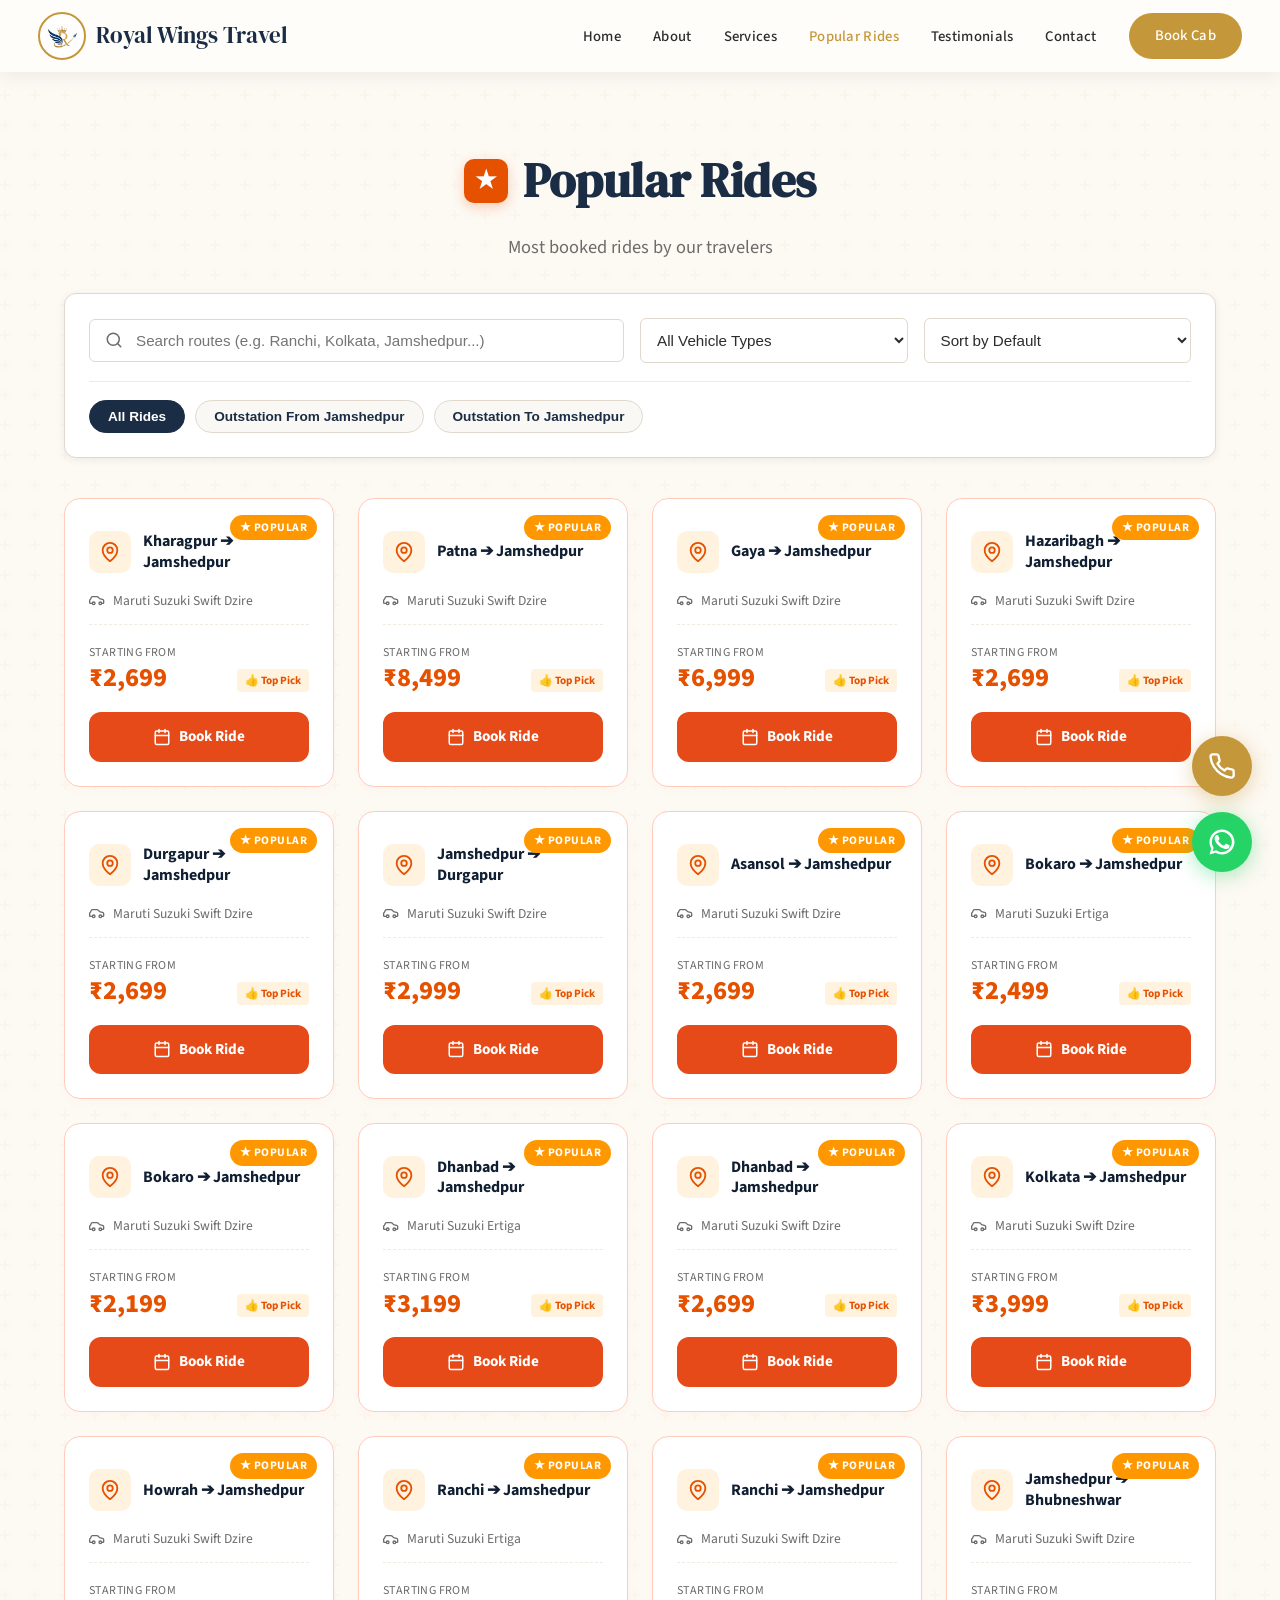
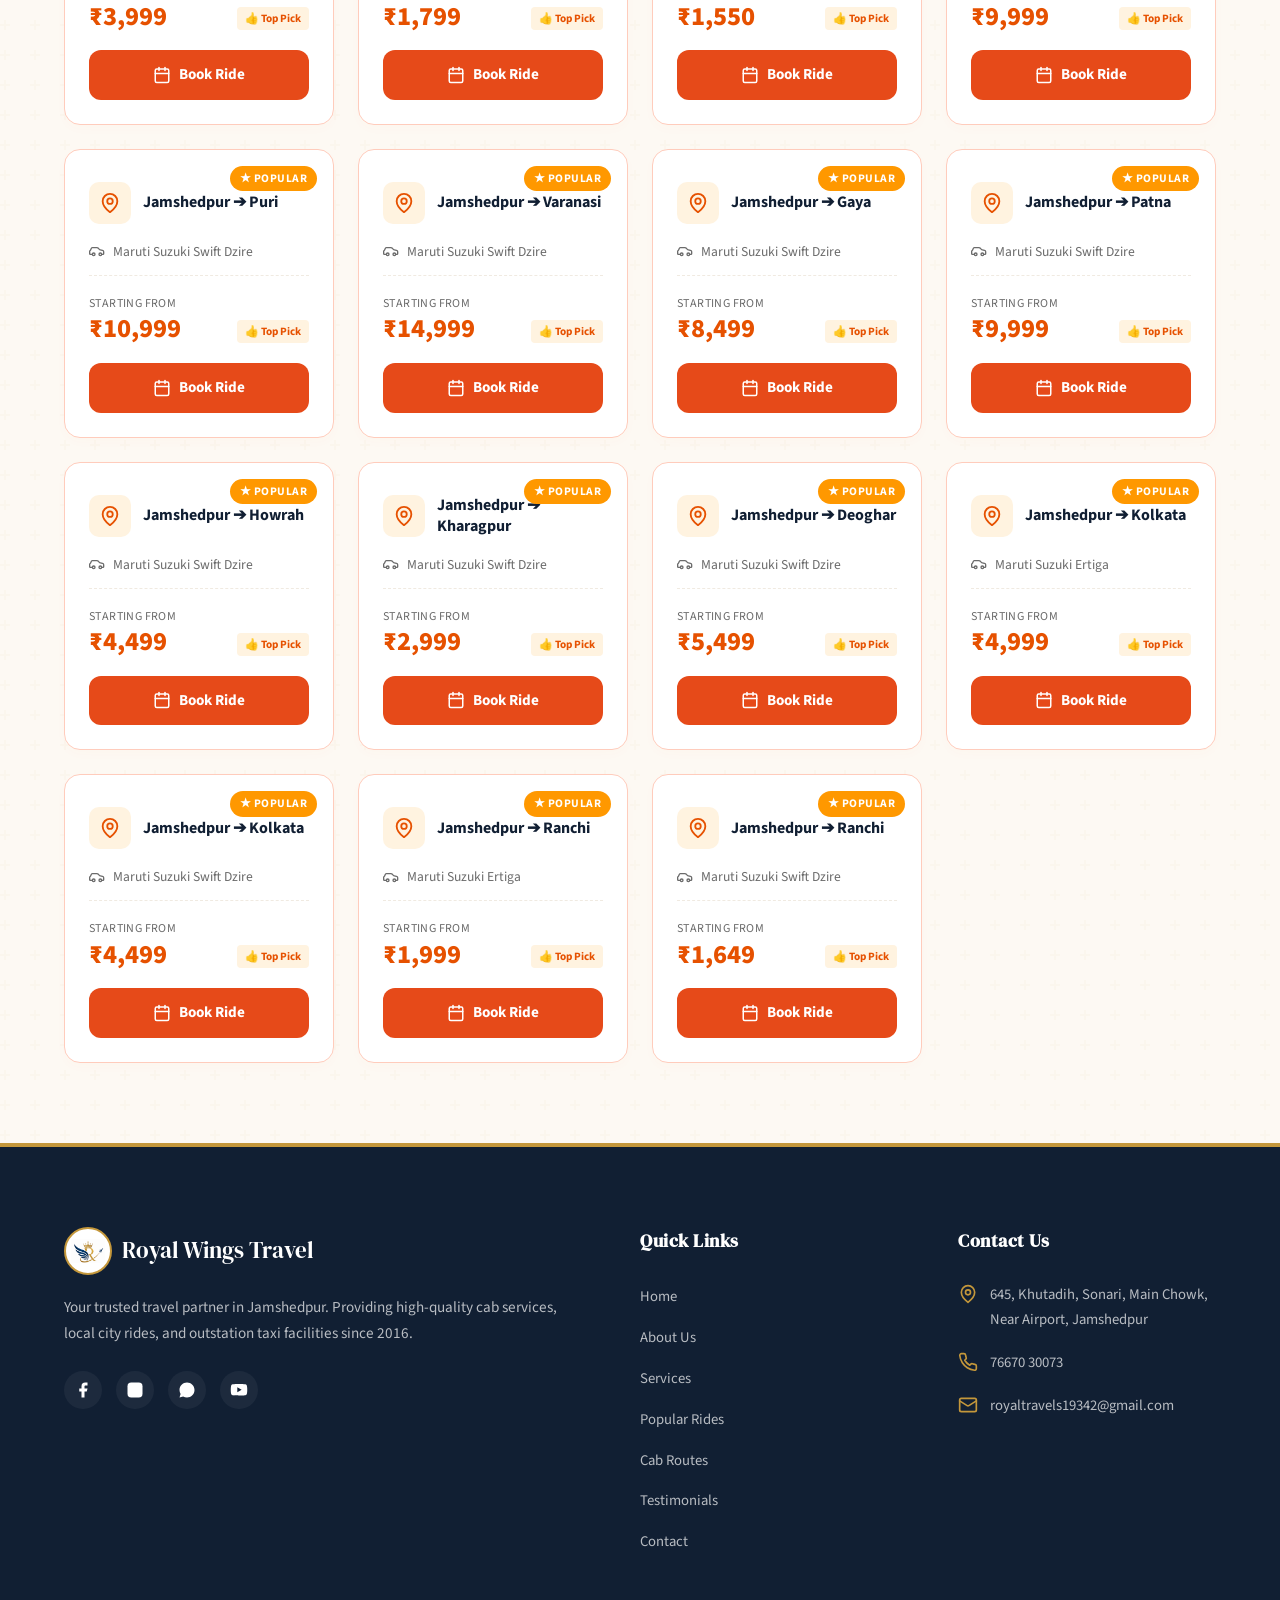
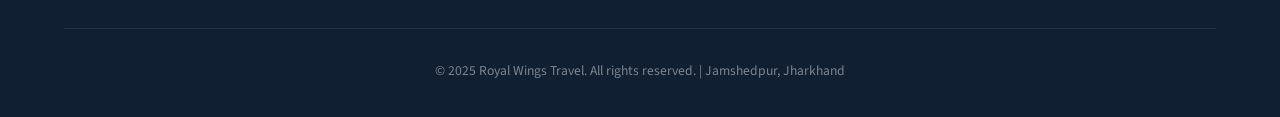
<file: rides.html>
<!DOCTYPE html>
<html lang="en">
<head>
  <meta charset="UTF-8" />
  <meta name="viewport" content="width=device-width, initial-scale=1.0" />
  <title>Popular Rides — Royal Wings Travel</title>
  <meta name="description" content="Explore our most popular local and outstation taxi routes. Fixed rates, professional drivers, Dzire and Ertiga fleets from Jamshedpur." />
  <meta name="keywords" content="popular rides, cab routes Jamshedpur, Ranchi cab, Kolkata cab, Dzire, Ertiga" />

  <!-- Fonts -->
  <link rel="preconnect" href="https://fonts.googleapis.com" />
  <link rel="preconnect" href="https://fonts.gstatic.com" crossorigin />
  <link href="https://fonts.googleapis.com/css2?family=Caveat:wght@500&family=DM+Serif+Display:ital@0;1&family=Source+Sans+3:ital,wght@0,300;0,400;0,500;0,600;0,700;1,400&display=swap" rel="stylesheet" />

  <style>
    /* ===== RESET & BASE ===== */
    *, *::before, *::after { margin: 0; padding: 0; box-sizing: border-box; }

    :root {
      --navy: #1b2d45;
      --navy-deep: #111f33;
      --teal: #1a535c;
      --teal-light: #267a87;
      --gold: #c4973b;
      --gold-light: #ddb865;
      --sand: #f5efe6;
      --sand-light: #faf8f4;
      --terracotta: #c2654a;
      --cream: #fdf9f3;
      --dark: #2c2c2c;
      --muted: #6b6b6b;
      --border: #e0d8cc;
      --orange-accent: #E65100;
      --orange-bg: #FFF3E0;
      --orange-border: #FFCCBC;
      --orange-btn: #E64A19;
      --orange-btn-hover: #D84315;
      --shadow-sm: 0 2px 8px rgba(27,45,69,.07);
      --shadow-md: 0 6px 24px rgba(27,45,69,.10);
      --shadow-lg: 0 12px 48px rgba(27,45,69,.14);
      --radius: 6px;
      --radius-lg: 12px;
      --radius-xl: 16px;
      --font-heading: 'DM Serif Display', Georgia, serif;
      --font-body: 'Source Sans 3', 'Segoe UI', sans-serif;
      --font-accent: 'Caveat', cursive;
      --transition: .3s ease;
    }

    body {
      font-family: var(--font-body);
      font-size: 17px;
      line-height: 1.7;
      color: var(--dark);
      background: var(--cream);
      background-image: url("data:image/svg+xml,%3Csvg width='60' height='60' viewBox='0 0 60 60' xmlns='http://www.w3.org/2000/svg'%3E%3Cg fill='none' fill-rule='evenodd'%3E%3Cg fill='%23c4973b' fill-opacity='0.03'%3E%3Cpath d='M36 34v-4h-2v4h-4v2h4v4h2v-4h4v-2h-4zm0-30V0h-2v4h-4v2h4v4h2V6h4V4h-4zM6 34v-4H4v4H0v2h4v4h2v-4h4v-2H6zM6 4V0H4v4H0v2h4v4h2V6h4V4H6z'/%3E%3C/g%3E%3C/g%3E%3C/svg%3E");
      -webkit-font-smoothing: antialiased;
      padding-top: 80px; /* Space for fixed header */
    }

    .container { max-width: 1200px; margin: 0 auto; padding: 0 24px; }
    a { color: inherit; text-decoration: none; }
    button { cursor: pointer; border: none; background: none; }

    /* ===== HEADER ===== */
    .site-header {
      position: fixed;
      top: 0; left: 0; right: 0;
      z-index: 1000;
      background: rgba(255,253,249,.97);
      box-shadow: 0 2px 20px rgba(27,45,69,.08);
      backdrop-filter: blur(12px);
      transition: padding var(--transition);
    }
    .header-inner {
      max-width: 1260px;
      margin: 0 auto;
      padding: 12px 28px;
      display: flex;
      align-items: center;
      justify-content: space-between;
    }
    .logo {
      display: flex;
      align-items: center;
      gap: 10px;
      font-family: var(--font-heading);
      font-size: 1.45rem;
      color: var(--navy);
    }
    .logo-icon {
      width: 48px; height: 48px;
      flex-shrink: 0;
      display: flex; align-items: center; justify-content: center;
      border-radius: 50%;
      background: #fff;
      border: 2px solid var(--gold);
      padding: 5px;
    }
    .logo-icon img { width: 100%; height: 100%; object-fit: contain; }
    .logo span { font-weight: 400; }

    .nav-links { display: flex; align-items: center; gap: 32px; list-style: none; }
    .nav-links a {
      font-size: .92rem;
      font-weight: 500;
      color: var(--dark);
      letter-spacing: .3px;
      position: relative;
      transition: color var(--transition);
    }
    .nav-links a::after {
      content: '';
      position: absolute;
      bottom: -4px; left: 0;
      width: 0; height: 2px;
      background: var(--gold);
      transition: width var(--transition);
    }
    .nav-links a:hover::after { width: 100%; }
    .nav-links a:hover { color: var(--gold); }

    .nav-cta {
      display: inline-block;
      padding: 10px 26px;
      background: var(--gold);
      color: #fff !important;
      font-weight: 600;
      font-size: .9rem;
      border-radius: 50px;
      letter-spacing: .4px;
      transition: background var(--transition), transform var(--transition);
    }
    .nav-cta:hover { background: var(--terracotta); transform: translateY(-1px); }

    .menu-toggle {
      display: none;
      background: none; border: none; cursor: pointer;
      width: 32px; height: 24px;
      position: relative; z-index: 1001;
    }
    .menu-toggle span {
      display: block;
      width: 100%; height: 2.5px;
      background: var(--navy);
      border-radius: 2px;
      position: absolute; left: 0;
      transition: all .3s;
    }
    .menu-toggle.active span { background: var(--cream) !important; }
    .menu-toggle span:nth-child(1) { top: 0; }
    .menu-toggle span:nth-child(2) { top: 10px; }
    .menu-toggle span:nth-child(3) { top: 20px; }
    .menu-toggle.active span:nth-child(1) { top: 10px; transform: rotate(45deg); }
    .menu-toggle.active span:nth-child(2) { opacity: 0; }
    .menu-toggle.active span:nth-child(3) { top: 10px; transform: rotate(-45deg); }

    .mobile-overlay {
      position: fixed;
      top: 0; left: 0; right: 0; bottom: 0;
      background: rgba(17,31,51,.6);
      z-index: 998;
      opacity: 0; pointer-events: none;
      transition: opacity .3s;
    }
    .mobile-overlay.active { opacity: 1; pointer-events: auto; }

    /* ===== HERO/HEADER SEGMENT ===== */
    .rides-intro {
      padding: 60px 0 30px 0;
      text-align: center;
    }
    .rides-intro h1 {
      font-family: var(--font-heading);
      font-size: 3rem;
      color: var(--navy);
      margin-bottom: 10px;
      display: flex;
      align-items: center;
      justify-content: center;
      gap: 15px;
    }
    .rides-intro h1 .title-icon {
      background: #E65100;
      color: #fff;
      font-size: 1.5rem;
      width: 44px; height: 44px;
      display: flex; align-items: center; justify-content: center;
      border-radius: 10px;
      box-shadow: 0 4px 12px rgba(230,81,0,.25);
    }
    .rides-intro p {
      color: var(--muted);
      font-size: 1.15rem;
    }

    /* ===== SEARCH & FILTER BAR ===== */
    .search-filter-wrap {
      background: #fff;
      border: 1px solid var(--border);
      border-radius: var(--radius-lg);
      padding: 24px;
      margin-bottom: 40px;
      box-shadow: var(--shadow-sm);
    }
    .search-row {
      display: grid;
      grid-template-columns: 2fr 1fr 1fr;
      gap: 16px;
      align-items: center;
    }
    .search-box {
      position: relative;
      display: flex;
      align-items: center;
    }
    .search-box input {
      width: 100%;
      padding: 12px 16px 12px 46px;
      border: 1px solid var(--border);
      border-radius: var(--radius);
      outline: none;
      font-size: 0.95rem;
      transition: border var(--transition);
    }
    .search-box input:focus {
      border-color: var(--gold);
    }
    .search-box svg {
      position: absolute;
      left: 16px;
      color: var(--muted);
      width: 18px; height: 18px;
    }
    .filter-select {
      width: 100%;
      padding: 12px;
      border: 1px solid var(--border);
      border-radius: var(--radius);
      outline: none;
      font-size: 0.95rem;
      background: #fff;
      color: var(--dark);
      cursor: pointer;
    }
    .direction-tabs {
      display: flex;
      gap: 10px;
      margin-top: 18px;
      border-top: 1px solid #f0eae1;
      padding-top: 18px;
    }
    .tab-btn {
      padding: 8px 18px;
      background: var(--sand-light);
      border: 1px solid var(--border);
      border-radius: 50px;
      font-size: 0.85rem;
      font-weight: 600;
      color: var(--navy);
      transition: all var(--transition);
    }
    .tab-btn.active {
      background: var(--navy);
      color: #fff;
      border-color: var(--navy);
    }

    /* ===== RIDES GRID & CARDS ===== */
    .rides-grid {
      display: grid;
      grid-template-columns: repeat(auto-fill, minmax(270px, 1fr));
      gap: 24px;
      margin-bottom: 80px;
    }
    .ride-card {
      background: #fff;
      border: 1px solid var(--orange-border);
      border-radius: var(--radius-xl);
      padding: 24px;
      display: flex;
      flex-direction: column;
      position: relative;
      transition: transform var(--transition), box-shadow var(--transition);
      box-shadow: 0 4px 12px rgba(230,81,0,0.02);
    }
    .ride-card:hover {
      transform: translateY(-4px);
      box-shadow: 0 8px 24px rgba(230,81,0,0.06);
    }

    /* Badge styles */
    .pop-badge {
      position: absolute;
      top: 16px; right: 16px;
      background: #FF9800;
      color: #fff;
      font-size: 0.72rem;
      font-weight: 700;
      padding: 3px 10px;
      border-radius: 20px;
      text-transform: uppercase;
      letter-spacing: .5px;
      display: flex;
      align-items: center;
      gap: 4px;
    }

    /* Icon details */
    .card-header-row {
      display: flex;
      align-items: center;
      gap: 12px;
      margin-bottom: 16px;
      margin-top: 8px;
    }
    .pin-icon-box {
      width: 42px; height: 42px;
      background: var(--orange-bg);
      color: var(--orange-accent);
      border-radius: 10px;
      display: flex;
      align-items: center;
      justify-content: center;
      flex-shrink: 0;
    }
    .pin-icon-box svg { width: 22px; height: 22px; }

    .route-info h3 {
      font-size: 1rem;
      font-weight: 700;
      color: var(--navy-deep);
      text-align: left;
      line-height: 1.3;
    }

    /* Car Detail line */
    .car-info {
      display: flex;
      align-items: center;
      gap: 8px;
      color: var(--muted);
      font-size: 0.85rem;
      margin-bottom: 18px;
      border-bottom: 1px dashed #f0eae1;
      padding-bottom: 12px;
    }
    .car-info svg { width: 16px; height: 16px; color: var(--muted); }

    /* Price Line */
    .price-wrap {
      margin-bottom: 20px;
      display: flex;
      justify-content: space-between;
      align-items: flex-end;
    }
    .price-label {
      font-size: 0.75rem;
      color: var(--muted);
      text-transform: uppercase;
      letter-spacing: .4px;
      margin-bottom: 2px;
    }
    .price-value {
      font-size: 1.65rem;
      font-weight: 800;
      color: var(--orange-accent);
      line-height: 1;
    }

    /* Top Pick Badge */
    .top-pick-badge {
      background: var(--orange-bg);
      color: var(--orange-accent);
      font-size: 0.7rem;
      font-weight: 700;
      padding: 2px 8px;
      border-radius: 4px;
      display: flex;
      align-items: center;
      gap: 4px;
    }

    /* Book Button */
    .book-btn {
      width: 100%;
      padding: 12px;
      background: var(--orange-btn);
      color: #fff;
      border-radius: 12px;
      font-weight: 700;
      font-size: 0.95rem;
      display: flex;
      align-items: center;
      justify-content: center;
      gap: 8px;
      transition: background var(--transition);
      margin-top: auto;
    }
    .book-btn:hover {
      background: var(--orange-btn-hover);
    }
    .book-btn svg { width: 18px; height: 18px; }

    /* No results display */
    .no-results {
      grid-column: 1 / -1;
      text-align: center;
      padding: 60px 0;
      color: var(--muted);
      display: none;
    }
    .no-results svg { width: 48px; height: 48px; color: var(--border); margin-bottom: 12px; }

    /* ===== FOOTER ===== */
    .site-footer {
      background: var(--navy-deep);
      color: rgba(255,255,255,.7);
      padding: 80px 0 35px 0;
      border-top: 4px solid var(--gold);
    }
    .footer-grid {
      display: grid;
      grid-template-columns: 2fr 1fr 1fr;
      gap: 60px;
      margin-bottom: 60px;
    }
    .footer-brand .logo { color: #fff; margin-bottom: 20px; }
    .footer-brand .logo-icon { background: #fff; }
    .footer-brand p { font-size: .95rem; line-height: 1.7; margin-bottom: 24px; }
    .footer-social { display: flex; gap: 14px; }
    .footer-social a {
      width: 38px; height: 38px;
      background: rgba(255,255,255,.05);
      border-radius: 50%;
      display: flex; align-items: center; justify-content: center;
      transition: background var(--transition), color var(--transition);
      color: #fff;
    }
    .footer-social a:hover { background: var(--gold); color: #fff; }
    .footer-social a svg { width: 18px; height: 18px; fill: currentColor; }

    .footer-col h4 {
      color: #fff;
      font-size: 1.1rem;
      font-weight: 600;
      margin-bottom: 25px;
      font-family: var(--font-heading);
      letter-spacing: .5px;
    }
    .footer-col ul { list-style: none; }
    .footer-col ul li { margin-bottom: 12px; }
    .footer-col ul li a { transition: color var(--transition); font-size: .92rem; }
    .footer-col ul li a:hover { color: var(--gold); }

    .footer-contact-item {
      display: flex;
      gap: 12px;
      align-items: start;
      margin-bottom: 18px;
      font-size: .92rem;
    }
    .footer-contact-item svg {
      width: 20px; height: 20px;
      color: var(--gold);
      flex-shrink: 0;
      margin-top: 2px;
    }

    .footer-bottom {
      border-top: 1px solid rgba(255,255,255,.08);
      padding-top: 30px;
      text-align: center;
      font-size: .85rem;
      color: rgba(255,255,255,.45);
    }

    /* ===== RESPONSIVE ===== */
    @media (max-width: 991px) {
      .footer-grid { grid-template-columns: 1fr 1fr; gap: 40px; }
      .footer-brand { grid-column: 1 / -1; }
      .search-row { grid-template-columns: 1fr 1fr; }
      .search-box { grid-column: 1 / -1; }
    }

    @media (max-width: 768px) {
      .menu-toggle { display: block; }
      .nav-links {
        position: fixed;
        top: 0; right: -100%;
        width: 80%; max-width: 340px;
        height: 100vh;
        height: 100dvh;
        background: var(--navy-deep);
        flex-direction: column;
        padding: 100px 40px 40px;
        gap: 20px;
        z-index: 100;
        transition: right 0.4s cubic-bezier(0.16, 1, 0.3, 1);
        box-shadow: -10px 0 30px rgba(0,0,0,0.25);
        overflow-y: auto;
      }
      .nav-links.open { right: 0; }
      .nav-links a { color: rgba(255,255,255,.85) !important; font-size: 1.05rem; }
      .nav-links a::after { display: none; }
      .nav-cta { display: block; width: 100%; text-align: center; margin-top: 12px; }
      body { padding-top: 70px; }
    }

    @media (max-width: 576px) {
      .search-row { grid-template-columns: 1fr; }
      .direction-tabs { flex-wrap: wrap; }
      .rides-intro h1 { font-size: 2.2rem; }
      .footer-grid { grid-template-columns: 1fr; }
    }

    /* ===== FLOATING BUTTONS ===== */
    .whatsapp-float {
      position: fixed;
      bottom: 28px; right: 28px;
      z-index: 999;
      width: 60px; height: 60px;
      border-radius: 50%;
      background: #25d366;
      display: flex; align-items: center; justify-content: center;
      box-shadow: 0 4px 20px rgba(37,211,102,.4);
      transition: transform var(--transition), box-shadow var(--transition);
      animation: waPulse 2s infinite;
    }
    .whatsapp-float:hover {
      transform: scale(1.1);
      box-shadow: 0 6px 28px rgba(37,211,102,.55);
    }
    .whatsapp-float svg { width: 30px; height: 30px; fill: #fff; }
    @keyframes waPulse {
      0%, 100% { box-shadow: 0 4px 20px rgba(37,211,102,.4); }
      50% { box-shadow: 0 4px 28px rgba(37,211,102,.6); }
    }
    .wa-tooltip {
      position: absolute;
      right: 72px;
      top: 50%;
      transform: translateY(-50%);
      background: #fff;
      color: var(--dark);
      padding: 8px 14px;
      border-radius: 8px;
      font-size: .85rem;
      font-weight: 500;
      white-space: nowrap;
      box-shadow: var(--shadow-md);
      opacity: 0;
      pointer-events: none;
      transition: opacity var(--transition);
    }
    .whatsapp-float:hover .wa-tooltip { opacity: 1; }

    .phone-float {
      position: fixed;
      bottom: 104px; right: 28px;
      z-index: 999;
      width: 60px; height: 60px;
      border-radius: 50%;
      background: var(--gold);
      display: flex; align-items: center; justify-content: center;
      box-shadow: 0 4px 20px rgba(196,151,59,.4);
      transition: transform var(--transition), box-shadow var(--transition);
      animation: phonePulse 2s infinite;
      color: #fff;
    }
    .phone-float:hover {
      transform: scale(1.1);
      box-shadow: 0 6px 28px rgba(196,151,59,.55);
    }
    .phone-float svg { width: 28px; height: 28px; }
    @keyframes phonePulse {
      0%, 100% { box-shadow: 0 4px 20px rgba(196,151,59,.4); }
      50% { box-shadow: 0 4px 28px rgba(196,151,59,.6); }
    }
    .phone-tooltip {
      position: absolute;
      right: 72px;
      top: 50%;
      transform: translateY(-50%);
      background: #fff;
      color: var(--dark);
      padding: 8px 14px;
      border-radius: 8px;
      font-size: .85rem;
      font-weight: 500;
      white-space: nowrap;
      box-shadow: var(--shadow-md);
      opacity: 0;
      pointer-events: none;
      transition: opacity var(--transition);
    }
    .phone-float:hover .phone-tooltip { opacity: 1; }

    @media (max-width: 576px) {
      .whatsapp-float { width: 50px; height: 50px; bottom: 16px; right: 16px; }
      .whatsapp-float svg { width: 24px; height: 24px; }
      .wa-tooltip { display: none; }
      .phone-float { width: 50px; height: 50px; bottom: 78px; right: 16px; left: auto; }
      .phone-float svg { width: 22px; height: 22px; }
      .phone-tooltip { display: none; }
    }
  </style>
</head>
<body>

  <!-- HEADER -->
  <header class="site-header">
    <div class="header-inner">
      <a href="index.html" class="logo">
        <div class="logo-icon">
          <img src="images/logo.png" alt="Royal Wings Travel Logo" />
        </div>
        <span>Royal Wings Travel</span>
      </a>

      <button class="menu-toggle" id="menu-toggle" aria-label="Toggle navigation menu">
        <span></span><span></span><span></span>
      </button>

      <nav>
        <ul class="nav-links" id="nav-links">
          <li><a href="index.html">Home</a></li>
          <li><a href="index.html#about">About</a></li>
          <li><a href="index.html#services">Services</a></li>
          <li><a href="rides.html" style="color: var(--gold);">Popular Rides</a></li>
          <li><a href="index.html#testimonials">Testimonials</a></li>
          <li><a href="index.html#contact">Contact</a></li>
          <li><a href="index.html#contact" class="nav-cta">Book Cab</a></li>
        </ul>
      </nav>
    </div>
    <div class="mobile-overlay" id="mobile-overlay"></div>
  </header>

  <!-- INTRO -->
  <section class="rides-intro">
    <div class="container">
      <h1>
        <span class="title-icon">★</span>
        Popular Rides
      </h1>
      <p>Most booked rides by our travelers</p>
    </div>
  </section>

  <!-- SEARCH & FILTERS -->
  <section class="filters-sec">
    <div class="container">
      <div class="search-filter-wrap">
        <div class="search-row">
          <div class="search-box">
            <svg viewBox="0 0 24 24" fill="none" stroke="currentColor" stroke-width="2" stroke-linecap="round" stroke-linejoin="round"><circle cx="11" cy="11" r="8"/><path d="m21 21-4.3-4.3"/></svg>
            <input type="text" id="search-input" placeholder="Search routes (e.g. Ranchi, Kolkata, Jamshedpur...)" />
          </div>
          <div>
            <select class="filter-select" id="vehicle-filter">
              <option value="all">All Vehicle Types</option>
              <option value="dzire">Maruti Suzuki Swift Dzire (Sedan)</option>
              <option value="ertiga">Maruti Suzuki Ertiga (SUV)</option>
            </select>
          </div>
          <div>
            <select class="filter-select" id="sort-filter">
              <option value="default">Sort by Default</option>
              <option value="price-asc">Price: Low to High</option>
              <option value="price-desc">Price: High to Low</option>
            </select>
          </div>
        </div>

        <div class="direction-tabs">
          <button class="tab-btn active" data-dir="all">All Rides</button>
          <button class="tab-btn" data-dir="from-jssr">Outstation From Jamshedpur</button>
          <button class="tab-btn" data-dir="to-jssr">Outstation To Jamshedpur</button>
        </div>
      </div>
    </div>
  </section>

  <!-- CARDS GRID -->
  <section class="cards-sec">
    <div class="container">
      <div class="rides-grid" id="rides-grid">

        <!-- Card 1: Kharagpur -> Jamshedpur -->
        <div class="ride-card" data-from="Kharagpur" data-to="Jamshedpur" data-car="dzire" data-price="2699" data-direction="to-jssr">
          <span class="pop-badge">★ Popular</span>
          <div class="card-header-row">
            <div class="pin-icon-box">
              <svg viewBox="0 0 24 24" fill="none" stroke="currentColor" stroke-width="2" stroke-linecap="round" stroke-linejoin="round"><path d="M20 10c0 6-8 12-8 12s-8-6-8-12a8 8 0 0 1 16 0Z"/><circle cx="12" cy="10" r="3"/></svg>
            </div>
            <div class="route-info">
              <h3>Kharagpur ➔ Jamshedpur</h3>
            </div>
          </div>
          <div class="car-info">
            <svg viewBox="0 0 24 24" fill="none" stroke="currentColor" stroke-width="2" stroke-linecap="round" stroke-linejoin="round"><path d="M19 17h2c.6 0 1-.4 1-1v-3c0-.9-.7-1.7-1.5-1.9C18.7 10.6 16 10 16 10s-1.3-1.4-2.2-2.3c-.5-.4-1.1-.7-1.8-.7H5c-.6 0-1.1.4-1.4.9l-1.4 2.9A3.7 3.7 0 0 0 1 12v4c0 .6.4 1 1 1h2"/><circle cx="7" cy="17" r="2"/><circle cx="17" cy="17" r="2"/></svg>
            <span>Maruti Suzuki Swift Dzire</span>
          </div>
          <div class="price-wrap">
            <div>
              <div class="price-label">Starting from</div>
              <div class="price-value">₹2,699</div>
            </div>
            <span class="top-pick-badge">👍 Top Pick</span>
          </div>
          <a href="#" class="book-btn" target="_blank">
            <svg viewBox="0 0 24 24" fill="none" stroke="currentColor" stroke-width="2" stroke-linecap="round" stroke-linejoin="round"><rect width="18" height="18" x="3" y="4" rx="2" ry="2"/><line x1="16" x2="16" y1="2" y2="6"/><line x1="8" x2="8" y1="2" y2="6"/><line x1="3" x2="21" y1="10" y2="10"/></svg>
            Book Ride
          </a>
        </div>

        <!-- Card 2: Patna -> Jamshedpur -->
        <div class="ride-card" data-from="Patna" data-to="Jamshedpur" data-car="dzire" data-price="8499" data-direction="to-jssr">
          <span class="pop-badge">★ Popular</span>
          <div class="card-header-row">
            <div class="pin-icon-box">
              <svg viewBox="0 0 24 24" fill="none" stroke="currentColor" stroke-width="2" stroke-linecap="round" stroke-linejoin="round"><path d="M20 10c0 6-8 12-8 12s-8-6-8-12a8 8 0 0 1 16 0Z"/><circle cx="12" cy="10" r="3"/></svg>
            </div>
            <div class="route-info">
              <h3>Patna ➔ Jamshedpur</h3>
            </div>
          </div>
          <div class="car-info">
            <svg viewBox="0 0 24 24" fill="none" stroke="currentColor" stroke-width="2" stroke-linecap="round" stroke-linejoin="round"><path d="M19 17h2c.6 0 1-.4 1-1v-3c0-.9-.7-1.7-1.5-1.9C18.7 10.6 16 10 16 10s-1.3-1.4-2.2-2.3c-.5-.4-1.1-.7-1.8-.7H5c-.6 0-1.1.4-1.4.9l-1.4 2.9A3.7 3.7 0 0 0 1 12v4c0 .6.4 1 1 1h2"/><circle cx="7" cy="17" r="2"/><circle cx="17" cy="17" r="2"/></svg>
            <span>Maruti Suzuki Swift Dzire</span>
          </div>
          <div class="price-wrap">
            <div>
              <div class="price-label">Starting from</div>
              <div class="price-value">₹8,499</div>
            </div>
            <span class="top-pick-badge">👍 Top Pick</span>
          </div>
          <a href="#" class="book-btn" target="_blank">
            <svg viewBox="0 0 24 24" fill="none" stroke="currentColor" stroke-width="2" stroke-linecap="round" stroke-linejoin="round"><rect width="18" height="18" x="3" y="4" rx="2" ry="2"/><line x1="16" x2="16" y1="2" y2="6"/><line x1="8" x2="8" y1="2" y2="6"/><line x1="3" x2="21" y1="10" y2="10"/></svg>
            Book Ride
          </a>
        </div>

        <!-- Card 3: Gaya -> Jamshedpur -->
        <div class="ride-card" data-from="Gaya" data-to="Jamshedpur" data-car="dzire" data-price="6999" data-direction="to-jssr">
          <span class="pop-badge">★ Popular</span>
          <div class="card-header-row">
            <div class="pin-icon-box">
              <svg viewBox="0 0 24 24" fill="none" stroke="currentColor" stroke-width="2" stroke-linecap="round" stroke-linejoin="round"><path d="M20 10c0 6-8 12-8 12s-8-6-8-12a8 8 0 0 1 16 0Z"/><circle cx="12" cy="10" r="3"/></svg>
            </div>
            <div class="route-info">
              <h3>Gaya ➔ Jamshedpur</h3>
            </div>
          </div>
          <div class="car-info">
            <svg viewBox="0 0 24 24" fill="none" stroke="currentColor" stroke-width="2" stroke-linecap="round" stroke-linejoin="round"><path d="M19 17h2c.6 0 1-.4 1-1v-3c0-.9-.7-1.7-1.5-1.9C18.7 10.6 16 10 16 10s-1.3-1.4-2.2-2.3c-.5-.4-1.1-.7-1.8-.7H5c-.6 0-1.1.4-1.4.9l-1.4 2.9A3.7 3.7 0 0 0 1 12v4c0 .6.4 1 1 1h2"/><circle cx="7" cy="17" r="2"/><circle cx="17" cy="17" r="2"/></svg>
            <span>Maruti Suzuki Swift Dzire</span>
          </div>
          <div class="price-wrap">
            <div>
              <div class="price-label">Starting from</div>
              <div class="price-value">₹6,999</div>
            </div>
            <span class="top-pick-badge">👍 Top Pick</span>
          </div>
          <a href="#" class="book-btn" target="_blank">
            <svg viewBox="0 0 24 24" fill="none" stroke="currentColor" stroke-width="2" stroke-linecap="round" stroke-linejoin="round"><rect width="18" height="18" x="3" y="4" rx="2" ry="2"/><line x1="16" x2="16" y1="2" y2="6"/><line x1="8" x2="8" y1="2" y2="6"/><line x1="3" x2="21" y1="10" y2="10"/></svg>
            Book Ride
          </a>
        </div>

        <!-- Card 4: Hazaribagh -> Jamshedpur -->
        <div class="ride-card" data-from="Hazaribagh" data-to="Jamshedpur" data-car="dzire" data-price="2699" data-direction="to-jssr">
          <span class="pop-badge">★ Popular</span>
          <div class="card-header-row">
            <div class="pin-icon-box">
              <svg viewBox="0 0 24 24" fill="none" stroke="currentColor" stroke-width="2" stroke-linecap="round" stroke-linejoin="round"><path d="M20 10c0 6-8 12-8 12s-8-6-8-12a8 8 0 0 1 16 0Z"/><circle cx="12" cy="10" r="3"/></svg>
            </div>
            <div class="route-info">
              <h3>Hazaribagh ➔ Jamshedpur</h3>
            </div>
          </div>
          <div class="car-info">
            <svg viewBox="0 0 24 24" fill="none" stroke="currentColor" stroke-width="2" stroke-linecap="round" stroke-linejoin="round"><path d="M19 17h2c.6 0 1-.4 1-1v-3c0-.9-.7-1.7-1.5-1.9C18.7 10.6 16 10 16 10s-1.3-1.4-2.2-2.3c-.5-.4-1.1-.7-1.8-.7H5c-.6 0-1.1.4-1.4.9l-1.4 2.9A3.7 3.7 0 0 0 1 12v4c0 .6.4 1 1 1h2"/><circle cx="7" cy="17" r="2"/><circle cx="17" cy="17" r="2"/></svg>
            <span>Maruti Suzuki Swift Dzire</span>
          </div>
          <div class="price-wrap">
            <div>
              <div class="price-label">Starting from</div>
              <div class="price-value">₹2,699</div>
            </div>
            <span class="top-pick-badge">👍 Top Pick</span>
          </div>
          <a href="#" class="book-btn" target="_blank">
            <svg viewBox="0 0 24 24" fill="none" stroke="currentColor" stroke-width="2" stroke-linecap="round" stroke-linejoin="round"><rect width="18" height="18" x="3" y="4" rx="2" ry="2"/><line x1="16" x2="16" y1="2" y2="6"/><line x1="8" x2="8" y1="2" y2="6"/><line x1="3" x2="21" y1="10" y2="10"/></svg>
            Book Ride
          </a>
        </div>

        <!-- Card 5: Durgapur -> Jamshedpur -->
        <div class="ride-card" data-from="Durgapur" data-to="Jamshedpur" data-car="dzire" data-price="2699" data-direction="to-jssr">
          <span class="pop-badge">★ Popular</span>
          <div class="card-header-row">
            <div class="pin-icon-box">
              <svg viewBox="0 0 24 24" fill="none" stroke="currentColor" stroke-width="2" stroke-linecap="round" stroke-linejoin="round"><path d="M20 10c0 6-8 12-8 12s-8-6-8-12a8 8 0 0 1 16 0Z"/><circle cx="12" cy="10" r="3"/></svg>
            </div>
            <div class="route-info">
              <h3>Durgapur ➔ Jamshedpur</h3>
            </div>
          </div>
          <div class="car-info">
            <svg viewBox="0 0 24 24" fill="none" stroke="currentColor" stroke-width="2" stroke-linecap="round" stroke-linejoin="round"><path d="M19 17h2c.6 0 1-.4 1-1v-3c0-.9-.7-1.7-1.5-1.9C18.7 10.6 16 10 16 10s-1.3-1.4-2.2-2.3c-.5-.4-1.1-.7-1.8-.7H5c-.6 0-1.1.4-1.4.9l-1.4 2.9A3.7 3.7 0 0 0 1 12v4c0 .6.4 1 1 1h2"/><circle cx="7" cy="17" r="2"/><circle cx="17" cy="17" r="2"/></svg>
            <span>Maruti Suzuki Swift Dzire</span>
          </div>
          <div class="price-wrap">
            <div>
              <div class="price-label">Starting from</div>
              <div class="price-value">₹2,699</div>
            </div>
            <span class="top-pick-badge">👍 Top Pick</span>
          </div>
          <a href="#" class="book-btn" target="_blank">
            <svg viewBox="0 0 24 24" fill="none" stroke="currentColor" stroke-width="2" stroke-linecap="round" stroke-linejoin="round"><rect width="18" height="18" x="3" y="4" rx="2" ry="2"/><line x1="16" x2="16" y1="2" y2="6"/><line x1="8" x2="8" y1="2" y2="6"/><line x1="3" x2="21" y1="10" y2="10"/></svg>
            Book Ride
          </a>
        </div>

        <!-- Card 6: Jamshedpur -> Durgapur -->
        <div class="ride-card" data-from="Jamshedpur" data-to="Durgapur" data-car="dzire" data-price="2999" data-direction="from-jssr">
          <span class="pop-badge">★ Popular</span>
          <div class="card-header-row">
            <div class="pin-icon-box">
              <svg viewBox="0 0 24 24" fill="none" stroke="currentColor" stroke-width="2" stroke-linecap="round" stroke-linejoin="round"><path d="M20 10c0 6-8 12-8 12s-8-6-8-12a8 8 0 0 1 16 0Z"/><circle cx="12" cy="10" r="3"/></svg>
            </div>
            <div class="route-info">
              <h3>Jamshedpur ➔ Durgapur</h3>
            </div>
          </div>
          <div class="car-info">
            <svg viewBox="0 0 24 24" fill="none" stroke="currentColor" stroke-width="2" stroke-linecap="round" stroke-linejoin="round"><path d="M19 17h2c.6 0 1-.4 1-1v-3c0-.9-.7-1.7-1.5-1.9C18.7 10.6 16 10 16 10s-1.3-1.4-2.2-2.3c-.5-.4-1.1-.7-1.8-.7H5c-.6 0-1.1.4-1.4.9l-1.4 2.9A3.7 3.7 0 0 0 1 12v4c0 .6.4 1 1 1h2"/><circle cx="7" cy="17" r="2"/><circle cx="17" cy="17" r="2"/></svg>
            <span>Maruti Suzuki Swift Dzire</span>
          </div>
          <div class="price-wrap">
            <div>
              <div class="price-label">Starting from</div>
              <div class="price-value">₹2,999</div>
            </div>
            <span class="top-pick-badge">👍 Top Pick</span>
          </div>
          <a href="#" class="book-btn" target="_blank">
            <svg viewBox="0 0 24 24" fill="none" stroke="currentColor" stroke-width="2" stroke-linecap="round" stroke-linejoin="round"><rect width="18" height="18" x="3" y="4" rx="2" ry="2"/><line x1="16" x2="16" y1="2" y2="6"/><line x1="8" x2="8" y1="2" y2="6"/><line x1="3" x2="21" y1="10" y2="10"/></svg>
            Book Ride
          </a>
        </div>

        <!-- Card 7: Asansol -> Jamshedpur -->
        <div class="ride-card" data-from="Asansol" data-to="Jamshedpur" data-car="dzire" data-price="2699" data-direction="to-jssr">
          <span class="pop-badge">★ Popular</span>
          <div class="card-header-row">
            <div class="pin-icon-box">
              <svg viewBox="0 0 24 24" fill="none" stroke="currentColor" stroke-width="2" stroke-linecap="round" stroke-linejoin="round"><path d="M20 10c0 6-8 12-8 12s-8-6-8-12a8 8 0 0 1 16 0Z"/><circle cx="12" cy="10" r="3"/></svg>
            </div>
            <div class="route-info">
              <h3>Asansol ➔ Jamshedpur</h3>
            </div>
          </div>
          <div class="car-info">
            <svg viewBox="0 0 24 24" fill="none" stroke="currentColor" stroke-width="2" stroke-linecap="round" stroke-linejoin="round"><path d="M19 17h2c.6 0 1-.4 1-1v-3c0-.9-.7-1.7-1.5-1.9C18.7 10.6 16 10 16 10s-1.3-1.4-2.2-2.3c-.5-.4-1.1-.7-1.8-.7H5c-.6 0-1.1.4-1.4.9l-1.4 2.9A3.7 3.7 0 0 0 1 12v4c0 .6.4 1 1 1h2"/><circle cx="7" cy="17" r="2"/><circle cx="17" cy="17" r="2"/></svg>
            <span>Maruti Suzuki Swift Dzire</span>
          </div>
          <div class="price-wrap">
            <div>
              <div class="price-label">Starting from</div>
              <div class="price-value">₹2,699</div>
            </div>
            <span class="top-pick-badge">👍 Top Pick</span>
          </div>
          <a href="#" class="book-btn" target="_blank">
            <svg viewBox="0 0 24 24" fill="none" stroke="currentColor" stroke-width="2" stroke-linecap="round" stroke-linejoin="round"><rect width="18" height="18" x="3" y="4" rx="2" ry="2"/><line x1="16" x2="16" y1="2" y2="6"/><line x1="8" x2="8" y1="2" y2="6"/><line x1="3" x2="21" y1="10" y2="10"/></svg>
            Book Ride
          </a>
        </div>

        <!-- Card 8: Bokaro -> Jamshedpur (Ertiga) -->
        <div class="ride-card" data-from="Bokaro" data-to="Jamshedpur" data-car="ertiga" data-price="2499" data-direction="to-jssr">
          <span class="pop-badge">★ Popular</span>
          <div class="card-header-row">
            <div class="pin-icon-box">
              <svg viewBox="0 0 24 24" fill="none" stroke="currentColor" stroke-width="2" stroke-linecap="round" stroke-linejoin="round"><path d="M20 10c0 6-8 12-8 12s-8-6-8-12a8 8 0 0 1 16 0Z"/><circle cx="12" cy="10" r="3"/></svg>
            </div>
            <div class="route-info">
              <h3>Bokaro ➔ Jamshedpur</h3>
            </div>
          </div>
          <div class="car-info">
            <svg viewBox="0 0 24 24" fill="none" stroke="currentColor" stroke-width="2" stroke-linecap="round" stroke-linejoin="round"><path d="M19 17h2c.6 0 1-.4 1-1v-3c0-.9-.7-1.7-1.5-1.9C18.7 10.6 16 10 16 10s-1.3-1.4-2.2-2.3c-.5-.4-1.1-.7-1.8-.7H5c-.6 0-1.1.4-1.4.9l-1.4 2.9A3.7 3.7 0 0 0 1 12v4c0 .6.4 1 1 1h2"/><circle cx="7" cy="17" r="2"/><circle cx="17" cy="17" r="2"/></svg>
            <span>Maruti Suzuki Ertiga</span>
          </div>
          <div class="price-wrap">
            <div>
              <div class="price-label">Starting from</div>
              <div class="price-value">₹2,499</div>
            </div>
            <span class="top-pick-badge">👍 Top Pick</span>
          </div>
          <a href="#" class="book-btn" target="_blank">
            <svg viewBox="0 0 24 24" fill="none" stroke="currentColor" stroke-width="2" stroke-linecap="round" stroke-linejoin="round"><rect width="18" height="18" x="3" y="4" rx="2" ry="2"/><line x1="16" x2="16" y1="2" y2="6"/><line x1="8" x2="8" y1="2" y2="6"/><line x1="3" x2="21" y1="10" y2="10"/></svg>
            Book Ride
          </a>
        </div>

        <!-- Card 9: Bokaro -> Jamshedpur (Dzire) -->
        <div class="ride-card" data-from="Bokaro" data-to="Jamshedpur" data-car="dzire" data-price="2199" data-direction="to-jssr">
          <span class="pop-badge">★ Popular</span>
          <div class="card-header-row">
            <div class="pin-icon-box">
              <svg viewBox="0 0 24 24" fill="none" stroke="currentColor" stroke-width="2" stroke-linecap="round" stroke-linejoin="round"><path d="M20 10c0 6-8 12-8 12s-8-6-8-12a8 8 0 0 1 16 0Z"/><circle cx="12" cy="10" r="3"/></svg>
            </div>
            <div class="route-info">
              <h3>Bokaro ➔ Jamshedpur</h3>
            </div>
          </div>
          <div class="car-info">
            <svg viewBox="0 0 24 24" fill="none" stroke="currentColor" stroke-width="2" stroke-linecap="round" stroke-linejoin="round"><path d="M19 17h2c.6 0 1-.4 1-1v-3c0-.9-.7-1.7-1.5-1.9C18.7 10.6 16 10 16 10s-1.3-1.4-2.2-2.3c-.5-.4-1.1-.7-1.8-.7H5c-.6 0-1.1.4-1.4.9l-1.4 2.9A3.7 3.7 0 0 0 1 12v4c0 .6.4 1 1 1h2"/><circle cx="7" cy="17" r="2"/><circle cx="17" cy="17" r="2"/></svg>
            <span>Maruti Suzuki Swift Dzire</span>
          </div>
          <div class="price-wrap">
            <div>
              <div class="price-label">Starting from</div>
              <div class="price-value">₹2,199</div>
            </div>
            <span class="top-pick-badge">👍 Top Pick</span>
          </div>
          <a href="#" class="book-btn" target="_blank">
            <svg viewBox="0 0 24 24" fill="none" stroke="currentColor" stroke-width="2" stroke-linecap="round" stroke-linejoin="round"><rect width="18" height="18" x="3" y="4" rx="2" ry="2"/><line x1="16" x2="16" y1="2" y2="6"/><line x1="8" x2="8" y1="2" y2="6"/><line x1="3" x2="21" y1="10" y2="10"/></svg>
            Book Ride
          </a>
        </div>

        <!-- Card 10: Dhanbad -> Jamshedpur (Ertiga) -->
        <div class="ride-card" data-from="Dhanbad" data-to="Jamshedpur" data-car="ertiga" data-price="3199" data-direction="to-jssr">
          <span class="pop-badge">★ Popular</span>
          <div class="card-header-row">
            <div class="pin-icon-box">
              <svg viewBox="0 0 24 24" fill="none" stroke="currentColor" stroke-width="2" stroke-linecap="round" stroke-linejoin="round"><path d="M20 10c0 6-8 12-8 12s-8-6-8-12a8 8 0 0 1 16 0Z"/><circle cx="12" cy="10" r="3"/></svg>
            </div>
            <div class="route-info">
              <h3>Dhanbad ➔ Jamshedpur</h3>
            </div>
          </div>
          <div class="car-info">
            <svg viewBox="0 0 24 24" fill="none" stroke="currentColor" stroke-width="2" stroke-linecap="round" stroke-linejoin="round"><path d="M19 17h2c.6 0 1-.4 1-1v-3c0-.9-.7-1.7-1.5-1.9C18.7 10.6 16 10 16 10s-1.3-1.4-2.2-2.3c-.5-.4-1.1-.7-1.8-.7H5c-.6 0-1.1.4-1.4.9l-1.4 2.9A3.7 3.7 0 0 0 1 12v4c0 .6.4 1 1 1h2"/><circle cx="7" cy="17" r="2"/><circle cx="17" cy="17" r="2"/></svg>
            <span>Maruti Suzuki Ertiga</span>
          </div>
          <div class="price-wrap">
            <div>
              <div class="price-label">Starting from</div>
              <div class="price-value">₹3,199</div>
            </div>
            <span class="top-pick-badge">👍 Top Pick</span>
          </div>
          <a href="#" class="book-btn" target="_blank">
            <svg viewBox="0 0 24 24" fill="none" stroke="currentColor" stroke-width="2" stroke-linecap="round" stroke-linejoin="round"><rect width="18" height="18" x="3" y="4" rx="2" ry="2"/><line x1="16" x2="16" y1="2" y2="6"/><line x1="8" x2="8" y1="2" y2="6"/><line x1="3" x2="21" y1="10" y2="10"/></svg>
            Book Ride
          </a>
        </div>

        <!-- Card 11: Dhanbad -> Jamshedpur (Dzire) -->
        <div class="ride-card" data-from="Dhanbad" data-to="Jamshedpur" data-car="dzire" data-price="2699" data-direction="to-jssr">
          <span class="pop-badge">★ Popular</span>
          <div class="card-header-row">
            <div class="pin-icon-box">
              <svg viewBox="0 0 24 24" fill="none" stroke="currentColor" stroke-width="2" stroke-linecap="round" stroke-linejoin="round"><path d="M20 10c0 6-8 12-8 12s-8-6-8-12a8 8 0 0 1 16 0Z"/><circle cx="12" cy="10" r="3"/></svg>
            </div>
            <div class="route-info">
              <h3>Dhanbad ➔ Jamshedpur</h3>
            </div>
          </div>
          <div class="car-info">
            <svg viewBox="0 0 24 24" fill="none" stroke="currentColor" stroke-width="2" stroke-linecap="round" stroke-linejoin="round"><path d="M19 17h2c.6 0 1-.4 1-1v-3c0-.9-.7-1.7-1.5-1.9C18.7 10.6 16 10 16 10s-1.3-1.4-2.2-2.3c-.5-.4-1.1-.7-1.8-.7H5c-.6 0-1.1.4-1.4.9l-1.4 2.9A3.7 3.7 0 0 0 1 12v4c0 .6.4 1 1 1h2"/><circle cx="7" cy="17" r="2"/><circle cx="17" cy="17" r="2"/></svg>
            <span>Maruti Suzuki Swift Dzire</span>
          </div>
          <div class="price-wrap">
            <div>
              <div class="price-label">Starting from</div>
              <div class="price-value">₹2,699</div>
            </div>
            <span class="top-pick-badge">👍 Top Pick</span>
          </div>
          <a href="#" class="book-btn" target="_blank">
            <svg viewBox="0 0 24 24" fill="none" stroke="currentColor" stroke-width="2" stroke-linecap="round" stroke-linejoin="round"><rect width="18" height="18" x="3" y="4" rx="2" ry="2"/><line x1="16" x2="16" y1="2" y2="6"/><line x1="8" x2="8" y1="2" y2="6"/><line x1="3" x2="21" y1="10" y2="10"/></svg>
            Book Ride
          </a>
        </div>

        <!-- Card 12: Kolkata -> Jamshedpur -->
        <div class="ride-card" data-from="Kolkata" data-to="Jamshedpur" data-car="dzire" data-price="3999" data-direction="to-jssr">
          <span class="pop-badge">★ Popular</span>
          <div class="card-header-row">
            <div class="pin-icon-box">
              <svg viewBox="0 0 24 24" fill="none" stroke="currentColor" stroke-width="2" stroke-linecap="round" stroke-linejoin="round"><path d="M20 10c0 6-8 12-8 12s-8-6-8-12a8 8 0 0 1 16 0Z"/><circle cx="12" cy="10" r="3"/></svg>
            </div>
            <div class="route-info">
              <h3>Kolkata ➔ Jamshedpur</h3>
            </div>
          </div>
          <div class="car-info">
            <svg viewBox="0 0 24 24" fill="none" stroke="currentColor" stroke-width="2" stroke-linecap="round" stroke-linejoin="round"><path d="M19 17h2c.6 0 1-.4 1-1v-3c0-.9-.7-1.7-1.5-1.9C18.7 10.6 16 10 16 10s-1.3-1.4-2.2-2.3c-.5-.4-1.1-.7-1.8-.7H5c-.6 0-1.1.4-1.4.9l-1.4 2.9A3.7 3.7 0 0 0 1 12v4c0 .6.4 1 1 1h2"/><circle cx="7" cy="17" r="2"/><circle cx="17" cy="17" r="2"/></svg>
            <span>Maruti Suzuki Swift Dzire</span>
          </div>
          <div class="price-wrap">
            <div>
              <div class="price-label">Starting from</div>
              <div class="price-value">₹3,999</div>
            </div>
            <span class="top-pick-badge">👍 Top Pick</span>
          </div>
          <a href="#" class="book-btn" target="_blank">
            <svg viewBox="0 0 24 24" fill="none" stroke="currentColor" stroke-width="2" stroke-linecap="round" stroke-linejoin="round"><rect width="18" height="18" x="3" y="4" rx="2" ry="2"/><line x1="16" x2="16" y1="2" y2="6"/><line x1="8" x2="8" y1="2" y2="6"/><line x1="3" x2="21" y1="10" y2="10"/></svg>
            Book Ride
          </a>
        </div>

        <!-- Card 13: Howrah -> Jamshedpur -->
        <div class="ride-card" data-from="Howrah" data-to="Jamshedpur" data-car="dzire" data-price="3999" data-direction="to-jssr">
          <span class="pop-badge">★ Popular</span>
          <div class="card-header-row">
            <div class="pin-icon-box">
              <svg viewBox="0 0 24 24" fill="none" stroke="currentColor" stroke-width="2" stroke-linecap="round" stroke-linejoin="round"><path d="M20 10c0 6-8 12-8 12s-8-6-8-12a8 8 0 0 1 16 0Z"/><circle cx="12" cy="10" r="3"/></svg>
            </div>
            <div class="route-info">
              <h3>Howrah ➔ Jamshedpur</h3>
            </div>
          </div>
          <div class="car-info">
            <svg viewBox="0 0 24 24" fill="none" stroke="currentColor" stroke-width="2" stroke-linecap="round" stroke-linejoin="round"><path d="M19 17h2c.6 0 1-.4 1-1v-3c0-.9-.7-1.7-1.5-1.9C18.7 10.6 16 10 16 10s-1.3-1.4-2.2-2.3c-.5-.4-1.1-.7-1.8-.7H5c-.6 0-1.1.4-1.4.9l-1.4 2.9A3.7 3.7 0 0 0 1 12v4c0 .6.4 1 1 1h2"/><circle cx="7" cy="17" r="2"/><circle cx="17" cy="17" r="2"/></svg>
            <span>Maruti Suzuki Swift Dzire</span>
          </div>
          <div class="price-wrap">
            <div>
              <div class="price-label">Starting from</div>
              <div class="price-value">₹3,999</div>
            </div>
            <span class="top-pick-badge">👍 Top Pick</span>
          </div>
          <a href="#" class="book-btn" target="_blank">
            <svg viewBox="0 0 24 24" fill="none" stroke="currentColor" stroke-width="2" stroke-linecap="round" stroke-linejoin="round"><rect width="18" height="18" x="3" y="4" rx="2" ry="2"/><line x1="16" x2="16" y1="2" y2="6"/><line x1="8" x2="8" y1="2" y2="6"/><line x1="3" x2="21" y1="10" y2="10"/></svg>
            Book Ride
          </a>
        </div>

        <!-- Card 14: Ranchi -> Jamshedpur (Ertiga) -->
        <div class="ride-card" data-from="Ranchi" data-to="Jamshedpur" data-car="ertiga" data-price="1799" data-direction="to-jssr">
          <span class="pop-badge">★ Popular</span>
          <div class="card-header-row">
            <div class="pin-icon-box">
              <svg viewBox="0 0 24 24" fill="none" stroke="currentColor" stroke-width="2" stroke-linecap="round" stroke-linejoin="round"><path d="M20 10c0 6-8 12-8 12s-8-6-8-12a8 8 0 0 1 16 0Z"/><circle cx="12" cy="10" r="3"/></svg>
            </div>
            <div class="route-info">
              <h3>Ranchi ➔ Jamshedpur</h3>
            </div>
          </div>
          <div class="car-info">
            <svg viewBox="0 0 24 24" fill="none" stroke="currentColor" stroke-width="2" stroke-linecap="round" stroke-linejoin="round"><path d="M19 17h2c.6 0 1-.4 1-1v-3c0-.9-.7-1.7-1.5-1.9C18.7 10.6 16 10 16 10s-1.3-1.4-2.2-2.3c-.5-.4-1.1-.7-1.8-.7H5c-.6 0-1.1.4-1.4.9l-1.4 2.9A3.7 3.7 0 0 0 1 12v4c0 .6.4 1 1 1h2"/><circle cx="7" cy="17" r="2"/><circle cx="17" cy="17" r="2"/></svg>
            <span>Maruti Suzuki Ertiga</span>
          </div>
          <div class="price-wrap">
            <div>
              <div class="price-label">Starting from</div>
              <div class="price-value">₹1,799</div>
            </div>
            <span class="top-pick-badge">👍 Top Pick</span>
          </div>
          <a href="#" class="book-btn" target="_blank">
            <svg viewBox="0 0 24 24" fill="none" stroke="currentColor" stroke-width="2" stroke-linecap="round" stroke-linejoin="round"><rect width="18" height="18" x="3" y="4" rx="2" ry="2"/><line x1="16" x2="16" y1="2" y2="6"/><line x1="8" x2="8" y1="2" y2="6"/><line x1="3" x2="21" y1="10" y2="10"/></svg>
            Book Ride
          </a>
        </div>

        <!-- Card 15: Ranchi -> Jamshedpur (Dzire) -->
        <div class="ride-card" data-from="Ranchi" data-to="Jamshedpur" data-car="dzire" data-price="1550" data-direction="to-jssr">
          <span class="pop-badge">★ Popular</span>
          <div class="card-header-row">
            <div class="pin-icon-box">
              <svg viewBox="0 0 24 24" fill="none" stroke="currentColor" stroke-width="2" stroke-linecap="round" stroke-linejoin="round"><path d="M20 10c0 6-8 12-8 12s-8-6-8-12a8 8 0 0 1 16 0Z"/><circle cx="12" cy="10" r="3"/></svg>
            </div>
            <div class="route-info">
              <h3>Ranchi ➔ Jamshedpur</h3>
            </div>
          </div>
          <div class="car-info">
            <svg viewBox="0 0 24 24" fill="none" stroke="currentColor" stroke-width="2" stroke-linecap="round" stroke-linejoin="round"><path d="M19 17h2c.6 0 1-.4 1-1v-3c0-.9-.7-1.7-1.5-1.9C18.7 10.6 16 10 16 10s-1.3-1.4-2.2-2.3c-.5-.4-1.1-.7-1.8-.7H5c-.6 0-1.1.4-1.4.9l-1.4 2.9A3.7 3.7 0 0 0 1 12v4c0 .6.4 1 1 1h2"/><circle cx="7" cy="17" r="2"/><circle cx="17" cy="17" r="2"/></svg>
            <span>Maruti Suzuki Swift Dzire</span>
          </div>
          <div class="price-wrap">
            <div>
              <div class="price-label">Starting from</div>
              <div class="price-value">₹1,550</div>
            </div>
            <span class="top-pick-badge">👍 Top Pick</span>
          </div>
          <a href="#" class="book-btn" target="_blank">
            <svg viewBox="0 0 24 24" fill="none" stroke="currentColor" stroke-width="2" stroke-linecap="round" stroke-linejoin="round"><rect width="18" height="18" x="3" y="4" rx="2" ry="2"/><line x1="16" x2="16" y1="2" y2="6"/><line x1="8" x2="8" y1="2" y2="6"/><line x1="3" x2="21" y1="10" y2="10"/></svg>
            Book Ride
          </a>
        </div>

        <!-- Card 16: Jamshedpur -> Bhubneshwar -->
        <div class="ride-card" data-from="Jamshedpur" data-to="Bhubneshwar" data-car="dzire" data-price="9999" data-direction="from-jssr">
          <span class="pop-badge">★ Popular</span>
          <div class="card-header-row">
            <div class="pin-icon-box">
              <svg viewBox="0 0 24 24" fill="none" stroke="currentColor" stroke-width="2" stroke-linecap="round" stroke-linejoin="round"><path d="M20 10c0 6-8 12-8 12s-8-6-8-12a8 8 0 0 1 16 0Z"/><circle cx="12" cy="10" r="3"/></svg>
            </div>
            <div class="route-info">
              <h3>Jamshedpur ➔ Bhubneshwar</h3>
            </div>
          </div>
          <div class="car-info">
            <svg viewBox="0 0 24 24" fill="none" stroke="currentColor" stroke-width="2" stroke-linecap="round" stroke-linejoin="round"><path d="M19 17h2c.6 0 1-.4 1-1v-3c0-.9-.7-1.7-1.5-1.9C18.7 10.6 16 10 16 10s-1.3-1.4-2.2-2.3c-.5-.4-1.1-.7-1.8-.7H5c-.6 0-1.1.4-1.4.9l-1.4 2.9A3.7 3.7 0 0 0 1 12v4c0 .6.4 1 1 1h2"/><circle cx="7" cy="17" r="2"/><circle cx="17" cy="17" r="2"/></svg>
            <span>Maruti Suzuki Swift Dzire</span>
          </div>
          <div class="price-wrap">
            <div>
              <div class="price-label">Starting from</div>
              <div class="price-value">₹9,999</div>
            </div>
            <span class="top-pick-badge">👍 Top Pick</span>
          </div>
          <a href="#" class="book-btn" target="_blank">
            <svg viewBox="0 0 24 24" fill="none" stroke="currentColor" stroke-width="2" stroke-linecap="round" stroke-linejoin="round"><rect width="18" height="18" x="3" y="4" rx="2" ry="2"/><line x1="16" x2="16" y1="2" y2="6"/><line x1="8" x2="8" y1="2" y2="6"/><line x1="3" x2="21" y1="10" y2="10"/></svg>
            Book Ride
          </a>
        </div>

        <!-- Card 17: Jamshedpur -> Puri -->
        <div class="ride-card" data-from="Jamshedpur" data-to="Puri" data-car="dzire" data-price="10999" data-direction="from-jssr">
          <span class="pop-badge">★ Popular</span>
          <div class="card-header-row">
            <div class="pin-icon-box">
              <svg viewBox="0 0 24 24" fill="none" stroke="currentColor" stroke-width="2" stroke-linecap="round" stroke-linejoin="round"><path d="M20 10c0 6-8 12-8 12s-8-6-8-12a8 8 0 0 1 16 0Z"/><circle cx="12" cy="10" r="3"/></svg>
            </div>
            <div class="route-info">
              <h3>Jamshedpur ➔ Puri</h3>
            </div>
          </div>
          <div class="car-info">
            <svg viewBox="0 0 24 24" fill="none" stroke="currentColor" stroke-width="2" stroke-linecap="round" stroke-linejoin="round"><path d="M19 17h2c.6 0 1-.4 1-1v-3c0-.9-.7-1.7-1.5-1.9C18.7 10.6 16 10 16 10s-1.3-1.4-2.2-2.3c-.5-.4-1.1-.7-1.8-.7H5c-.6 0-1.1.4-1.4.9l-1.4 2.9A3.7 3.7 0 0 0 1 12v4c0 .6.4 1 1 1h2"/><circle cx="7" cy="17" r="2"/><circle cx="17" cy="17" r="2"/></svg>
            <span>Maruti Suzuki Swift Dzire</span>
          </div>
          <div class="price-wrap">
            <div>
              <div class="price-label">Starting from</div>
              <div class="price-value">₹10,999</div>
            </div>
            <span class="top-pick-badge">👍 Top Pick</span>
          </div>
          <a href="#" class="book-btn" target="_blank">
            <svg viewBox="0 0 24 24" fill="none" stroke="currentColor" stroke-width="2" stroke-linecap="round" stroke-linejoin="round"><rect width="18" height="18" x="3" y="4" rx="2" ry="2"/><line x1="16" x2="16" y1="2" y2="6"/><line x1="8" x2="8" y1="2" y2="6"/><line x1="3" x2="21" y1="10" y2="10"/></svg>
            Book Ride
          </a>
        </div>

        <!-- Card 18: Jamshedpur -> Varanasi -->
        <div class="ride-card" data-from="Jamshedpur" data-to="Varanasi" data-car="dzire" data-price="14999" data-direction="from-jssr">
          <span class="pop-badge">★ Popular</span>
          <div class="card-header-row">
            <div class="pin-icon-box">
              <svg viewBox="0 0 24 24" fill="none" stroke="currentColor" stroke-width="2" stroke-linecap="round" stroke-linejoin="round"><path d="M20 10c0 6-8 12-8 12s-8-6-8-12a8 8 0 0 1 16 0Z"/><circle cx="12" cy="10" r="3"/></svg>
            </div>
            <div class="route-info">
              <h3>Jamshedpur ➔ Varanasi</h3>
            </div>
          </div>
          <div class="car-info">
            <svg viewBox="0 0 24 24" fill="none" stroke="currentColor" stroke-width="2" stroke-linecap="round" stroke-linejoin="round"><path d="M19 17h2c.6 0 1-.4 1-1v-3c0-.9-.7-1.7-1.5-1.9C18.7 10.6 16 10 16 10s-1.3-1.4-2.2-2.3c-.5-.4-1.1-.7-1.8-.7H5c-.6 0-1.1.4-1.4.9l-1.4 2.9A3.7 3.7 0 0 0 1 12v4c0 .6.4 1 1 1h2"/><circle cx="7" cy="17" r="2"/><circle cx="17" cy="17" r="2"/></svg>
            <span>Maruti Suzuki Swift Dzire</span>
          </div>
          <div class="price-wrap">
            <div>
              <div class="price-label">Starting from</div>
              <div class="price-value">₹14,999</div>
            </div>
            <span class="top-pick-badge">👍 Top Pick</span>
          </div>
          <a href="#" class="book-btn" target="_blank">
            <svg viewBox="0 0 24 24" fill="none" stroke="currentColor" stroke-width="2" stroke-linecap="round" stroke-linejoin="round"><rect width="18" height="18" x="3" y="4" rx="2" ry="2"/><line x1="16" x2="16" y1="2" y2="6"/><line x1="8" x2="8" y1="2" y2="6"/><line x1="3" x2="21" y1="10" y2="10"/></svg>
            Book Ride
          </a>
        </div>

        <!-- Card 19: Jamshedpur -> Gaya -->
        <div class="ride-card" data-from="Jamshedpur" data-to="Gaya" data-car="dzire" data-price="8499" data-direction="from-jssr">
          <span class="pop-badge">★ Popular</span>
          <div class="card-header-row">
            <div class="pin-icon-box">
              <svg viewBox="0 0 24 24" fill="none" stroke="currentColor" stroke-width="2" stroke-linecap="round" stroke-linejoin="round"><path d="M20 10c0 6-8 12-8 12s-8-6-8-12a8 8 0 0 1 16 0Z"/><circle cx="12" cy="10" r="3"/></svg>
            </div>
            <div class="route-info">
              <h3>Jamshedpur ➔ Gaya</h3>
            </div>
          </div>
          <div class="car-info">
            <svg viewBox="0 0 24 24" fill="none" stroke="currentColor" stroke-width="2" stroke-linecap="round" stroke-linejoin="round"><path d="M19 17h2c.6 0 1-.4 1-1v-3c0-.9-.7-1.7-1.5-1.9C18.7 10.6 16 10 16 10s-1.3-1.4-2.2-2.3c-.5-.4-1.1-.7-1.8-.7H5c-.6 0-1.1.4-1.4.9l-1.4 2.9A3.7 3.7 0 0 0 1 12v4c0 .6.4 1 1 1h2"/><circle cx="7" cy="17" r="2"/><circle cx="17" cy="17" r="2"/></svg>
            <span>Maruti Suzuki Swift Dzire</span>
          </div>
          <div class="price-wrap">
            <div>
              <div class="price-label">Starting from</div>
              <div class="price-value">₹8,499</div>
            </div>
            <span class="top-pick-badge">👍 Top Pick</span>
          </div>
          <a href="#" class="book-btn" target="_blank">
            <svg viewBox="0 0 24 24" fill="none" stroke="currentColor" stroke-width="2" stroke-linecap="round" stroke-linejoin="round"><rect width="18" height="18" x="3" y="4" rx="2" ry="2"/><line x1="16" x2="16" y1="2" y2="6"/><line x1="8" x2="8" y1="2" y2="6"/><line x1="3" x2="21" y1="10" y2="10"/></svg>
            Book Ride
          </a>
        </div>

        <!-- Card 20: Jamshedpur -> Patna -->
        <div class="ride-card" data-from="Jamshedpur" data-to="Patna" data-car="dzire" data-price="9999" data-direction="from-jssr">
          <span class="pop-badge">★ Popular</span>
          <div class="card-header-row">
            <div class="pin-icon-box">
              <svg viewBox="0 0 24 24" fill="none" stroke="currentColor" stroke-width="2" stroke-linecap="round" stroke-linejoin="round"><path d="M20 10c0 6-8 12-8 12s-8-6-8-12a8 8 0 0 1 16 0Z"/><circle cx="12" cy="10" r="3"/></svg>
            </div>
            <div class="route-info">
              <h3>Jamshedpur ➔ Patna</h3>
            </div>
          </div>
          <div class="car-info">
            <svg viewBox="0 0 24 24" fill="none" stroke="currentColor" stroke-width="2" stroke-linecap="round" stroke-linejoin="round"><path d="M19 17h2c.6 0 1-.4 1-1v-3c0-.9-.7-1.7-1.5-1.9C18.7 10.6 16 10 16 10s-1.3-1.4-2.2-2.3c-.5-.4-1.1-.7-1.8-.7H5c-.6 0-1.1.4-1.4.9l-1.4 2.9A3.7 3.7 0 0 0 1 12v4c0 .6.4 1 1 1h2"/><circle cx="7" cy="17" r="2"/><circle cx="17" cy="17" r="2"/></svg>
            <span>Maruti Suzuki Swift Dzire</span>
          </div>
          <div class="price-wrap">
            <div>
              <div class="price-label">Starting from</div>
              <div class="price-value">₹9,999</div>
            </div>
            <span class="top-pick-badge">👍 Top Pick</span>
          </div>
          <a href="#" class="book-btn" target="_blank">
            <svg viewBox="0 0 24 24" fill="none" stroke="currentColor" stroke-width="2" stroke-linecap="round" stroke-linejoin="round"><rect width="18" height="18" x="3" y="4" rx="2" ry="2"/><line x1="16" x2="16" y1="2" y2="6"/><line x1="8" x2="8" y1="2" y2="6"/><line x1="3" x2="21" y1="10" y2="10"/></svg>
            Book Ride
          </a>
        </div>

        <!-- Card 21: Jamshedpur -> Howrah -->
        <div class="ride-card" data-from="Jamshedpur" data-to="Howrah" data-car="dzire" data-price="4499" data-direction="from-jssr">
          <span class="pop-badge">★ Popular</span>
          <div class="card-header-row">
            <div class="pin-icon-box">
              <svg viewBox="0 0 24 24" fill="none" stroke="currentColor" stroke-width="2" stroke-linecap="round" stroke-linejoin="round"><path d="M20 10c0 6-8 12-8 12s-8-6-8-12a8 8 0 0 1 16 0Z"/><circle cx="12" cy="10" r="3"/></svg>
            </div>
            <div class="route-info">
              <h3>Jamshedpur ➔ Howrah</h3>
            </div>
          </div>
          <div class="car-info">
            <svg viewBox="0 0 24 24" fill="none" stroke="currentColor" stroke-width="2" stroke-linecap="round" stroke-linejoin="round"><path d="M19 17h2c.6 0 1-.4 1-1v-3c0-.9-.7-1.7-1.5-1.9C18.7 10.6 16 10 16 10s-1.3-1.4-2.2-2.3c-.5-.4-1.1-.7-1.8-.7H5c-.6 0-1.1.4-1.4.9l-1.4 2.9A3.7 3.7 0 0 0 1 12v4c0 .6.4 1 1 1h2"/><circle cx="7" cy="17" r="2"/><circle cx="17" cy="17" r="2"/></svg>
            <span>Maruti Suzuki Swift Dzire</span>
          </div>
          <div class="price-wrap">
            <div>
              <div class="price-label">Starting from</div>
              <div class="price-value">₹4,499</div>
            </div>
            <span class="top-pick-badge">👍 Top Pick</span>
          </div>
          <a href="#" class="book-btn" target="_blank">
            <svg viewBox="0 0 24 24" fill="none" stroke="currentColor" stroke-width="2" stroke-linecap="round" stroke-linejoin="round"><rect width="18" height="18" x="3" y="4" rx="2" ry="2"/><line x1="16" x2="16" y1="2" y2="6"/><line x1="8" x2="8" y1="2" y2="6"/><line x1="3" x2="21" y1="10" y2="10"/></svg>
            Book Ride
          </a>
        </div>

        <!-- Card 22: Jamshedpur -> Kharagpur -->
        <div class="ride-card" data-from="Jamshedpur" data-to="Kharagpur" data-car="dzire" data-price="2999" data-direction="from-jssr">
          <span class="pop-badge">★ Popular</span>
          <div class="card-header-row">
            <div class="pin-icon-box">
              <svg viewBox="0 0 24 24" fill="none" stroke="currentColor" stroke-width="2" stroke-linecap="round" stroke-linejoin="round"><path d="M20 10c0 6-8 12-8 12s-8-6-8-12a8 8 0 0 1 16 0Z"/><circle cx="12" cy="10" r="3"/></svg>
            </div>
            <div class="route-info">
              <h3>Jamshedpur ➔ Kharagpur</h3>
            </div>
          </div>
          <div class="car-info">
            <svg viewBox="0 0 24 24" fill="none" stroke="currentColor" stroke-width="2" stroke-linecap="round" stroke-linejoin="round"><path d="M19 17h2c.6 0 1-.4 1-1v-3c0-.9-.7-1.7-1.5-1.9C18.7 10.6 16 10 16 10s-1.3-1.4-2.2-2.3c-.5-.4-1.1-.7-1.8-.7H5c-.6 0-1.1.4-1.4.9l-1.4 2.9A3.7 3.7 0 0 0 1 12v4c0 .6.4 1 1 1h2"/><circle cx="7" cy="17" r="2"/><circle cx="17" cy="17" r="2"/></svg>
            <span>Maruti Suzuki Swift Dzire</span>
          </div>
          <div class="price-wrap">
            <div>
              <div class="price-label">Starting from</div>
              <div class="price-value">₹2,999</div>
            </div>
            <span class="top-pick-badge">👍 Top Pick</span>
          </div>
          <a href="#" class="book-btn" target="_blank">
            <svg viewBox="0 0 24 24" fill="none" stroke="currentColor" stroke-width="2" stroke-linecap="round" stroke-linejoin="round"><rect width="18" height="18" x="3" y="4" rx="2" ry="2"/><line x1="16" x2="16" y1="2" y2="6"/><line x1="8" x2="8" y1="2" y2="6"/><line x1="3" x2="21" y1="10" y2="10"/></svg>
            Book Ride
          </a>
        </div>

        <!-- Card 23: Jamshedpur -> Deoghar -->
        <div class="ride-card" data-from="Jamshedpur" data-to="Deoghar" data-car="dzire" data-price="5499" data-direction="from-jssr">
          <span class="pop-badge">★ Popular</span>
          <div class="card-header-row">
            <div class="pin-icon-box">
              <svg viewBox="0 0 24 24" fill="none" stroke="currentColor" stroke-width="2" stroke-linecap="round" stroke-linejoin="round"><path d="M20 10c0 6-8 12-8 12s-8-6-8-12a8 8 0 0 1 16 0Z"/><circle cx="12" cy="10" r="3"/></svg>
            </div>
            <div class="route-info">
              <h3>Jamshedpur ➔ Deoghar</h3>
            </div>
          </div>
          <div class="car-info">
            <svg viewBox="0 0 24 24" fill="none" stroke="currentColor" stroke-width="2" stroke-linecap="round" stroke-linejoin="round"><path d="M19 17h2c.6 0 1-.4 1-1v-3c0-.9-.7-1.7-1.5-1.9C18.7 10.6 16 10 16 10s-1.3-1.4-2.2-2.3c-.5-.4-1.1-.7-1.8-.7H5c-.6 0-1.1.4-1.4.9l-1.4 2.9A3.7 3.7 0 0 0 1 12v4c0 .6.4 1 1 1h2"/><circle cx="7" cy="17" r="2"/><circle cx="17" cy="17" r="2"/></svg>
            <span>Maruti Suzuki Swift Dzire</span>
          </div>
          <div class="price-wrap">
            <div>
              <div class="price-label">Starting from</div>
              <div class="price-value">₹5,499</div>
            </div>
            <span class="top-pick-badge">👍 Top Pick</span>
          </div>
          <a href="#" class="book-btn" target="_blank">
            <svg viewBox="0 0 24 24" fill="none" stroke="currentColor" stroke-width="2" stroke-linecap="round" stroke-linejoin="round"><rect width="18" height="18" x="3" y="4" rx="2" ry="2"/><line x1="16" x2="16" y1="2" y2="6"/><line x1="8" x2="8" y1="2" y2="6"/><line x1="3" x2="21" y1="10" y2="10"/></svg>
            Book Ride
          </a>
        </div>

        <!-- Card 24: Jamshedpur -> Kolkata (Ertiga) -->
        <div class="ride-card" data-from="Jamshedpur" data-to="Kolkata" data-car="ertiga" data-price="4999" data-direction="from-jssr">
          <span class="pop-badge">★ Popular</span>
          <div class="card-header-row">
            <div class="pin-icon-box">
              <svg viewBox="0 0 24 24" fill="none" stroke="currentColor" stroke-width="2" stroke-linecap="round" stroke-linejoin="round"><path d="M20 10c0 6-8 12-8 12s-8-6-8-12a8 8 0 0 1 16 0Z"/><circle cx="12" cy="10" r="3"/></svg>
            </div>
            <div class="route-info">
              <h3>Jamshedpur ➔ Kolkata</h3>
            </div>
          </div>
          <div class="car-info">
            <svg viewBox="0 0 24 24" fill="none" stroke="currentColor" stroke-width="2" stroke-linecap="round" stroke-linejoin="round"><path d="M19 17h2c.6 0 1-.4 1-1v-3c0-.9-.7-1.7-1.5-1.9C18.7 10.6 16 10 16 10s-1.3-1.4-2.2-2.3c-.5-.4-1.1-.7-1.8-.7H5c-.6 0-1.1.4-1.4.9l-1.4 2.9A3.7 3.7 0 0 0 1 12v4c0 .6.4 1 1 1h2"/><circle cx="7" cy="17" r="2"/><circle cx="17" cy="17" r="2"/></svg>
            <span>Maruti Suzuki Ertiga</span>
          </div>
          <div class="price-wrap">
            <div>
              <div class="price-label">Starting from</div>
              <div class="price-value">₹4,999</div>
            </div>
            <span class="top-pick-badge">👍 Top Pick</span>
          </div>
          <a href="#" class="book-btn" target="_blank">
            <svg viewBox="0 0 24 24" fill="none" stroke="currentColor" stroke-width="2" stroke-linecap="round" stroke-linejoin="round"><rect width="18" height="18" x="3" y="4" rx="2" ry="2"/><line x1="16" x2="16" y1="2" y2="6"/><line x1="8" x2="8" y1="2" y2="6"/><line x1="3" x2="21" y1="10" y2="10"/></svg>
            Book Ride
          </a>
        </div>

        <!-- Card 25: Jamshedpur -> Kolkata (Dzire) -->
        <div class="ride-card" data-from="Jamshedpur" data-to="Kolkata" data-car="dzire" data-price="4499" data-direction="from-jssr">
          <span class="pop-badge">★ Popular</span>
          <div class="card-header-row">
            <div class="pin-icon-box">
              <svg viewBox="0 0 24 24" fill="none" stroke="currentColor" stroke-width="2" stroke-linecap="round" stroke-linejoin="round"><path d="M20 10c0 6-8 12-8 12s-8-6-8-12a8 8 0 0 1 16 0Z"/><circle cx="12" cy="10" r="3"/></svg>
            </div>
            <div class="route-info">
              <h3>Jamshedpur ➔ Kolkata</h3>
            </div>
          </div>
          <div class="car-info">
            <svg viewBox="0 0 24 24" fill="none" stroke="currentColor" stroke-width="2" stroke-linecap="round" stroke-linejoin="round"><path d="M19 17h2c.6 0 1-.4 1-1v-3c0-.9-.7-1.7-1.5-1.9C18.7 10.6 16 10 16 10s-1.3-1.4-2.2-2.3c-.5-.4-1.1-.7-1.8-.7H5c-.6 0-1.1.4-1.4.9l-1.4 2.9A3.7 3.7 0 0 0 1 12v4c0 .6.4 1 1 1h2"/><circle cx="7" cy="17" r="2"/><circle cx="17" cy="17" r="2"/></svg>
            <span>Maruti Suzuki Swift Dzire</span>
          </div>
          <div class="price-wrap">
            <div>
              <div class="price-label">Starting from</div>
              <div class="price-value">₹4,499</div>
            </div>
            <span class="top-pick-badge">👍 Top Pick</span>
          </div>
          <a href="#" class="book-btn" target="_blank">
            <svg viewBox="0 0 24 24" fill="none" stroke="currentColor" stroke-width="2" stroke-linecap="round" stroke-linejoin="round"><rect width="18" height="18" x="3" y="4" rx="2" ry="2"/><line x1="16" x2="16" y1="2" y2="6"/><line x1="8" x2="8" y1="2" y2="6"/><line x1="3" x2="21" y1="10" y2="10"/></svg>
            Book Ride
          </a>
        </div>

        <!-- Card 26: Jamshedpur -> Ranchi (Ertiga) -->
        <div class="ride-card" data-from="Jamshedpur" data-to="Ranchi" data-car="ertiga" data-price="1999" data-direction="from-jssr">
          <span class="pop-badge">★ Popular</span>
          <div class="card-header-row">
            <div class="pin-icon-box">
              <svg viewBox="0 0 24 24" fill="none" stroke="currentColor" stroke-width="2" stroke-linecap="round" stroke-linejoin="round"><path d="M20 10c0 6-8 12-8 12s-8-6-8-12a8 8 0 0 1 16 0Z"/><circle cx="12" cy="10" r="3"/></svg>
            </div>
            <div class="route-info">
              <h3>Jamshedpur ➔ Ranchi</h3>
            </div>
          </div>
          <div class="car-info">
            <svg viewBox="0 0 24 24" fill="none" stroke="currentColor" stroke-width="2" stroke-linecap="round" stroke-linejoin="round"><path d="M19 17h2c.6 0 1-.4 1-1v-3c0-.9-.7-1.7-1.5-1.9C18.7 10.6 16 10 16 10s-1.3-1.4-2.2-2.3c-.5-.4-1.1-.7-1.8-.7H5c-.6 0-1.1.4-1.4.9l-1.4 2.9A3.7 3.7 0 0 0 1 12v4c0 .6.4 1 1 1h2"/><circle cx="7" cy="17" r="2"/><circle cx="17" cy="17" r="2"/></svg>
            <span>Maruti Suzuki Ertiga</span>
          </div>
          <div class="price-wrap">
            <div>
              <div class="price-label">Starting from</div>
              <div class="price-value">₹1,999</div>
            </div>
            <span class="top-pick-badge">👍 Top Pick</span>
          </div>
          <a href="#" class="book-btn" target="_blank">
            <svg viewBox="0 0 24 24" fill="none" stroke="currentColor" stroke-width="2" stroke-linecap="round" stroke-linejoin="round"><rect width="18" height="18" x="3" y="4" rx="2" ry="2"/><line x1="16" x2="16" y1="2" y2="6"/><line x1="8" x2="8" y1="2" y2="6"/><line x1="3" x2="21" y1="10" y2="10"/></svg>
            Book Ride
          </a>
        </div>

        <!-- Card 27: Jamshedpur -> Ranchi (Dzire) -->
        <div class="ride-card" data-from="Jamshedpur" data-to="Ranchi" data-car="dzire" data-price="1649" data-direction="from-jssr">
          <span class="pop-badge">★ Popular</span>
          <div class="card-header-row">
            <div class="pin-icon-box">
              <svg viewBox="0 0 24 24" fill="none" stroke="currentColor" stroke-width="2" stroke-linecap="round" stroke-linejoin="round"><path d="M20 10c0 6-8 12-8 12s-8-6-8-12a8 8 0 0 1 16 0Z"/><circle cx="12" cy="10" r="3"/></svg>
            </div>
            <div class="route-info">
              <h3>Jamshedpur ➔ Ranchi</h3>
            </div>
          </div>
          <div class="car-info">
            <svg viewBox="0 0 24 24" fill="none" stroke="currentColor" stroke-width="2" stroke-linecap="round" stroke-linejoin="round"><path d="M19 17h2c.6 0 1-.4 1-1v-3c0-.9-.7-1.7-1.5-1.9C18.7 10.6 16 10 16 10s-1.3-1.4-2.2-2.3c-.5-.4-1.1-.7-1.8-.7H5c-.6 0-1.1.4-1.4.9l-1.4 2.9A3.7 3.7 0 0 0 1 12v4c0 .6.4 1 1 1h2"/><circle cx="7" cy="17" r="2"/><circle cx="17" cy="17" r="2"/></svg>
            <span>Maruti Suzuki Swift Dzire</span>
          </div>
          <div class="price-wrap">
            <div>
              <div class="price-label">Starting from</div>
              <div class="price-value">₹1,649</div>
            </div>
            <span class="top-pick-badge">👍 Top Pick</span>
          </div>
          <a href="#" class="book-btn" target="_blank">
            <svg viewBox="0 0 24 24" fill="none" stroke="currentColor" stroke-width="2" stroke-linecap="round" stroke-linejoin="round"><rect width="18" height="18" x="3" y="4" rx="2" ry="2"/><line x1="16" x2="16" y1="2" y2="6"/><line x1="8" x2="8" y1="2" y2="6"/><line x1="3" x2="21" y1="10" y2="10"/></svg>
            Book Ride
          </a>
        </div>

        <!-- No results template -->
        <div class="no-results" id="no-results-msg">
          <svg viewBox="0 0 24 24" fill="none" stroke="currentColor" stroke-width="2" stroke-linecap="round" stroke-linejoin="round"><circle cx="12" cy="12" r="10"/><line x1="8" x2="16" y1="12" y2="12"/></svg>
          <p>No matching rides found. Try another search or filter.</p>
        </div>

      </div>
    </div>
  </section>

  <!-- FOOTER -->
  <footer class="site-footer" id="footer">
    <div class="container">
      <div class="footer-grid">
        <div class="footer-brand">
          <a href="index.html" class="logo">
            <div class="logo-icon">
              <img src="images/logo.png" alt="Royal Wings Travel Logo" />
            </div>
            <span>Royal Wings Travel</span>
          </a>
          <p>Your trusted travel partner in Jamshedpur. Providing high-quality cab services, local city rides, and outstation taxi facilities since 2016.</p>
          <div class="footer-social">
            <a href="#" aria-label="Facebook">
              <svg viewBox="0 0 24 24"><path d="M18 2h-3a5 5 0 00-5 5v3H7v4h3v8h4v-8h3l1-4h-4V7a1 1 0 011-1h3z"/></svg>
            </a>
            <a href="#" aria-label="Instagram">
              <svg viewBox="0 0 24 24"><rect x="2" y="2" width="20" height="20" rx="5"/><circle cx="12" cy="12" r="5"/><circle cx="17.5" cy="6.5" r="1.5"/></svg>
            </a>
            <a href="https://wa.me/917667030073" target="_blank" aria-label="WhatsApp">
              <svg viewBox="0 0 24 24"><path d="M17.472 14.382c-.297-.149-1.758-.867-2.03-.967-.273-.099-.471-.148-.67.15-.197.297-.767.966-.94 1.164-.173.199-.347.223-.644.075-.297-.15-1.255-.463-2.39-1.475-.883-.788-1.48-1.761-1.653-2.059-.173-.297-.018-.458.13-.606.134-.133.298-.347.446-.52.149-.174.198-.298.298-.497.099-.198.05-.371-.025-.52-.075-.149-.669-1.612-.916-2.207-.242-.579-.487-.5-.669-.51-.173-.008-.371-.01-.57-.01-.198 0-.52.074-.792.372-.272.297-1.04 1.016-1.04 2.479 0 1.462 1.065 2.875 1.213 3.074.149.198 2.096 3.2 5.077 4.487.709.306 1.262.489 1.694.625.712.227 1.36.195 1.871.118.571-.085 1.758-.719 2.006-1.413.248-.694.248-1.289.173-1.413-.074-.124-.272-.198-.57-.347z"/><path d="M12 2C6.477 2 2 6.477 2 12c0 1.89.525 3.66 1.438 5.168L2 22l4.832-1.438A9.955 9.955 0 0012 22c5.523 0 10-4.477 10-10S17.523 2 12 2z"/></svg>
            </a>
            <a href="#" aria-label="YouTube">
              <svg viewBox="0 0 24 24"><path d="M22.54 6.42a2.78 2.78 0 00-1.94-2C18.88 4 12 4 12 4s-6.88 0-8.6.46a2.78 2.78 0 00-1.94 2A29 29 0 001 11.75a29 29 0 00.46 5.33A2.78 2.78 0 003.4 19.1c1.72.46 8.6.46 8.6.46s6.88 0 8.6-.46a2.78 2.78 0 001.94-2 29 29 0 00.46-5.25 29 29 0 00-.46-5.43z"/><polygon points="9.75 15.02 15.5 11.75 9.75 8.48 9.75 15.02" fill="#111f33"/></svg>
            </a>
          </div>
        </div>
        <div class="footer-col">
          <h4>Quick Links</h4>
          <ul>
            <li><a href="index.html">Home</a></li>
            <li><a href="index.html#about">About Us</a></li>
            <li><a href="index.html#services">Services</a></li>
            <li><a href="rides.html">Popular Rides</a></li>
            <li><a href="index.html#destinations">Cab Routes</a></li>
            <li><a href="index.html#testimonials">Testimonials</a></li>
            <li><a href="index.html#contact">Contact</a></li>
          </ul>
        </div>
        <div class="footer-col">
          <h4>Contact Us</h4>
          <div class="footer-contact-item">
            <svg viewBox="0 0 24 24" fill="none" stroke="currentColor" stroke-width="2" stroke-linecap="round" stroke-linejoin="round"><path d="M20 10c0 6-8 12-8 12s-8-6-8-12a8 8 0 0 1 16 0Z"/><circle cx="12" cy="10" r="3"/></svg>
            <span>645, Khutadih, Sonari, Main Chowk, Near Airport, Jamshedpur</span>
          </div>
          <div class="footer-contact-item">
            <svg viewBox="0 0 24 24" fill="none" stroke="currentColor" stroke-width="2" stroke-linecap="round" stroke-linejoin="round"><path d="M22 16.92v3a2 2 0 01-2.18 2 19.79 19.79 0 01-8.63-3.07 19.5 19.5 0 01-6-6 19.79 19.79 0 01-3.07-8.67A2 2 0 014.11 2h3a2 2 0 012 1.72c.127.96.361 1.903.7 2.81a2 2 0 01-.45 2.11L8.09 9.91a16 16 0 006 6l1.27-1.27a2 2 0 012.11-.45c.907.339 1.85.573 2.81.7A2 2 0 0122 16.92z"/></svg>
            <span><a href="tel:7667030073">76670 30073</a></span>
          </div>
          <div class="footer-contact-item">
            <svg viewBox="0 0 24 24" fill="none" stroke="currentColor" stroke-width="2" stroke-linecap="round" stroke-linejoin="round"><rect width="20" height="16" x="2" y="4" rx="2" ry="2"/><path d="m22 7-8.97 5.7a1.94 1.94 0 0 1-2.06 0L2 7"/></svg>
            <span><a href="mailto:royaltravels19342@gmail.com">royaltravels19342@gmail.com</a></span>
          </div>
        </div>
      </div>
      <div class="footer-bottom">
        &copy; 2025 Royal Wings Travel. All rights reserved. | Jamshedpur, Jharkhand
      </div>
    </div>
  </footer>

  <!-- FLOATING WHATSAPP -->
  <a
    href="https://wa.me/917667030073?text=Hi%20Royal%20Wings%20Travel,%20I%20would%20like%20to%20book%20a%20cab%20ride."
    target="_blank"
    rel="noopener noreferrer"
    class="whatsapp-float"
    id="whatsapp-float"
    aria-label="Chat on WhatsApp"
  >
    <svg viewBox="0 0 24 24">
      <path d="M17.472 14.382c-.297-.149-1.758-.867-2.03-.967-.273-.099-.471-.148-.67.15-.197.297-.767.966-.94 1.164-.173.199-.347.223-.644.075-.297-.15-1.255-.463-2.39-1.475-.883-.788-1.48-1.761-1.653-2.059-.173-.297-.018-.458.13-.606.134-.133.298-.347.446-.52.149-.174.198-.298.298-.497.099-.198.05-.371-.025-.52-.075-.149-.669-1.612-.916-2.207-.242-.579-.487-.5-.669-.51-.173-.008-.371-.01-.57-.01-.198 0-.52.074-.792.372-.272.297-1.04 1.016-1.04 2.479 0 1.462 1.065 2.875 1.213 3.074.149.198 2.096 3.2 5.077 4.487.709.306 1.262.489 1.694.625.712.227 1.36.195 1.871.118.571-.085 1.758-.719 2.006-1.413.248-.694.248-1.289.173-1.413-.074-.124-.272-.198-.57-.347z"/>
      <path d="M12 2C6.477 2 2 6.477 2 12c0 1.89.525 3.66 1.438 5.168L2 22l4.832-1.438A9.955 9.955 0 0012 22c5.523 0 10-4.477 10-10S17.523 2 12 2zm0 18a8 8 0 01-4.29-1.23l-.31-.18-2.87.85.78-2.83-.2-.32A8 8 0 1112 20z"/>
    </svg>
    <span class="wa-tooltip">Chat with us!</span>
  </a>

  <!-- FLOATING CALL BUTTON -->
  <a
    href="tel:7667030073"
    class="phone-float"
    id="phone-float"
    aria-label="Call Royal Wings Travel"
  >
    <svg viewBox="0 0 24 24" fill="none" stroke="currentColor" stroke-width="2" stroke-linecap="round" stroke-linejoin="round">
      <path d="M22 16.92v3a2 2 0 01-2.18 2 19.79 19.79 0 01-8.63-3.07 19.5 19.5 0 01-6-6 19.79 19.79 0 01-3.07-8.67A2 2 0 014.11 2h3a2 2 0 012 1.72c.127.96.361 1.903.7 2.81a2 2 0 01-.45 2.11L8.09 9.91a16 16 0 006 6l1.27-1.27a2 2 0 012.11-.45c.907.339 1.85.573 2.81.7A2 2 0 0122 16.92z"/>
    </svg>
    <span class="phone-tooltip">Call us now!</span>
  </a>

  <!-- JAVASCRIPT FOR SEARCH & FILTERS -->
  <script>
    document.addEventListener('DOMContentLoaded', () => {
      const searchInput = document.getElementById('search-input');
      const vehicleFilter = document.getElementById('vehicle-filter');
      const sortFilter = document.getElementById('sort-filter');
      const tabBtns = document.querySelectorAll('.tab-btn');
      const cardsGrid = document.getElementById('rides-grid');
      const cards = Array.from(document.querySelectorAll('.ride-card'));
      const noResultsMsg = document.getElementById('no-results-msg');

      let currentDir = 'all';

      // Setup pre-filled WhatsApp book links for every card dynamically
      cards.forEach(card => {
        const from = card.getAttribute('data-from');
        const to = card.getAttribute('data-to');
        const carType = card.getAttribute('data-car') === 'dzire' ? 'Maruti Suzuki Swift Dzire (Sedan)' : 'Maruti Suzuki Ertiga (SUV)';
        const price = card.getAttribute('data-price');
        const bookBtn = card.querySelector('.book-btn');

        const message = `Hi Royal Wings Travel, I would like to book a ride from ${from} to ${to} in a ${carType} for a flat rate of ₹${price}. Please confirm availability.`;
        bookBtn.href = `https://wa.me/917667030073?text=${encodeURIComponent(message)}`;
      });

      // Filter and Sort Handler
      function filterRides() {
        const query = searchInput.value.toLowerCase().trim();
        const selectedCar = vehicleFilter.value;
        let visibleCount = 0;

        cards.forEach(card => {
          const from = card.getAttribute('data-from').toLowerCase();
          const to = card.getAttribute('data-to').toLowerCase();
          const car = card.getAttribute('data-car');
          const direction = card.getAttribute('data-direction');

          const matchesSearch = from.includes(query) || to.includes(query);
          const matchesVehicle = selectedCar === 'all' || car === selectedCar;
          const matchesDirection = currentDir === 'all' || direction === currentDir;

          if (matchesSearch && matchesVehicle && matchesDirection) {
            card.style.display = 'flex';
            visibleCount++;
          } else {
            card.style.display = 'none';
          }
        });

        if (visibleCount === 0) {
          noResultsMsg.style.display = 'block';
        } else {
          noResultsMsg.style.display = 'none';
        }

        // Apply Sorting
        sortRides();
      }

      function sortRides() {
        const sortVal = sortFilter.value;
        if (sortVal === 'default') return;

        const visibleCards = cards.filter(card => card.style.display !== 'none');
        visibleCards.sort((a, b) => {
          const priceA = parseInt(a.getAttribute('data-price'));
          const priceB = parseInt(b.getAttribute('data-price'));

          if (sortVal === 'price-asc') {
            return priceA - priceB;
          } else if (sortVal === 'price-desc') {
            return priceB - priceA;
          }
          return 0;
        });

        // Re-append in sorted order
        visibleCards.forEach(card => {
          cardsGrid.appendChild(card);
        });
      }

      // Input Event Listeners
      searchInput.addEventListener('input', filterRides);
      vehicleFilter.addEventListener('change', filterRides);
      sortFilter.addEventListener('change', filterRides);

      // Tabs Event Listener
      tabBtns.forEach(btn => {
        btn.addEventListener('click', () => {
          tabBtns.forEach(b => b.classList.remove('active'));
          btn.classList.add('active');
          currentDir = btn.getAttribute('data-dir');
          filterRides();
        });
      });

      // Mobile Hamburger Toggle
      const menuToggle = document.getElementById('menu-toggle');
      const navLinks = document.getElementById('nav-links');
      const mobileOverlay = document.getElementById('mobile-overlay');

      function toggleMenu() {
        menuToggle.classList.toggle('active');
        navLinks.classList.toggle('open');
        mobileOverlay.classList.toggle('active');
        document.body.style.overflow = navLinks.classList.contains('open') ? 'hidden' : '';
      }

      menuToggle.addEventListener('click', toggleMenu);
      mobileOverlay.addEventListener('click', toggleMenu);

      // Close menu when clicking links
      navLinks.querySelectorAll('a').forEach(link => {
        link.addEventListener('click', () => {
          menuToggle.classList.remove('active');
          navLinks.classList.remove('open');
          mobileOverlay.classList.remove('active');
          document.body.style.overflow = '';
        });
      });
    });
  </script>

</body>
</html>
</file>
